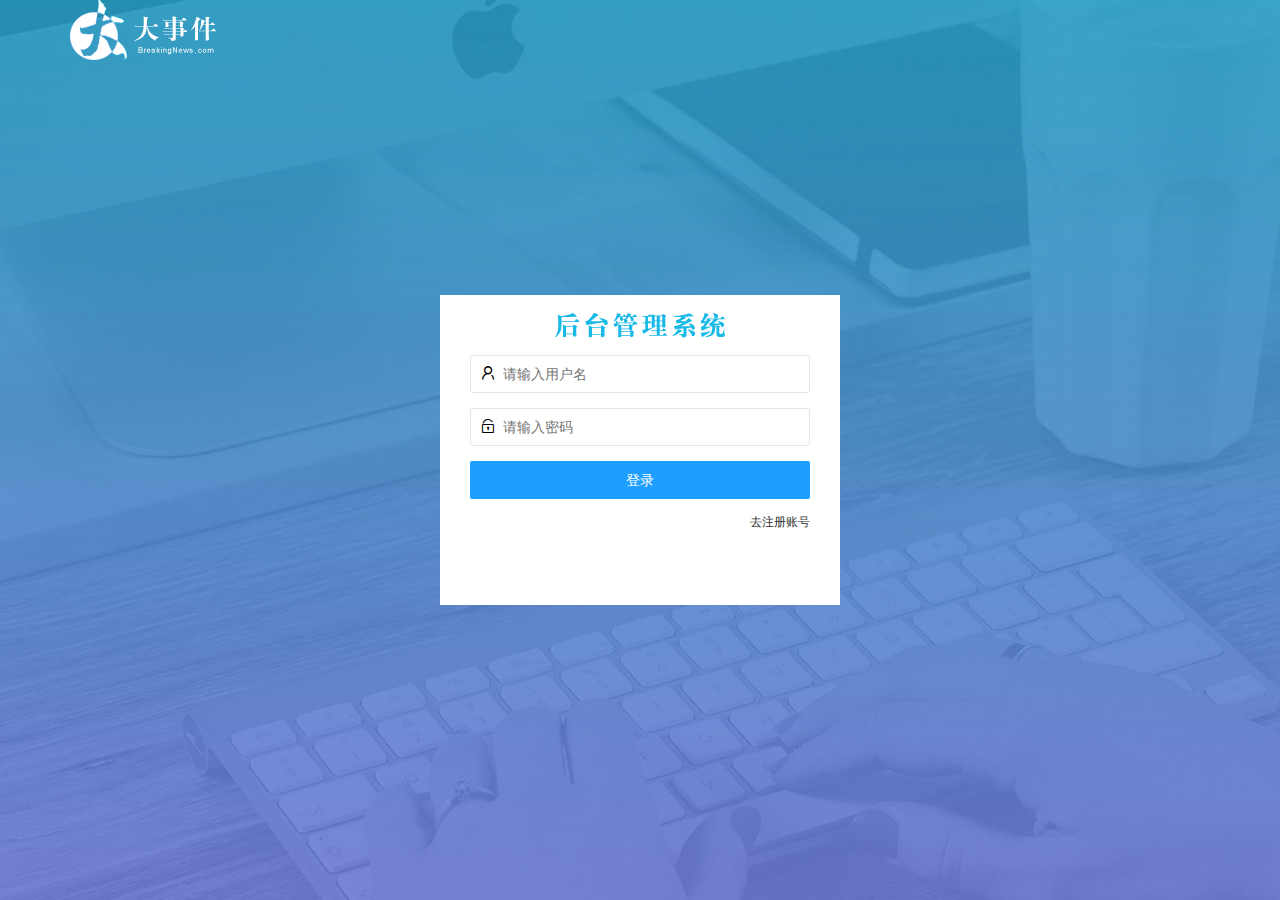
<file: login.html>
<!DOCTYPE html>
<html lang="en">

<head>
    <meta charset="UTF-8">
    <meta http-equiv="X-UA-Compatible" content="IE=edge">
    <meta name="viewport" content="width=device-width, initial-scale=1.0">
    <title>大事件-登录/注册</title>
    <link rel="stylesheet" href="assets/css/login.css">
    <link rel="stylesheet" href="assets/lib/layui/css/layui.css">
    <script src="assets/lib/jquery.js"></script>
    <script src="assets/lib/layui/layui.all.js"></script>
    <script src="assets/js/baseAPI.js"></script>
    <script src="assets/js/login.js"></script>
</head>

<body>
    <!-- 头部logo区域 -->
    <div class="layui-main">
        <img src="assets/images/logo.png" alt="">
    </div>
    <!-- 登录注册区域 -->
    <div class="loginAndRegBox">
        <div class="title-box"></div>
        <!-- 登录 -->
        <div class="login-box">
            <!-- 登录的表单 -->
            <form class="layui-form" action="" id="form_login">
                <!-- 用户名 -->
                <div class="layui-form-item">
                    <i class="layui-icon layui-icon-username"></i>
                    <input type="text" name="username" required lay-verify="required" placeholder="请输入用户名" autocomplete="off" class="layui-input">
                </div>
                <!-- 密码 -->
                <div class="layui-form-item">
                    <i class="layui-icon layui-icon-password"></i>
                    <input type="password" name="password" required lay-verify="required|pwd" placeholder="请输入密码" autocomplete="off" class="layui-input">
                </div>
                <!-- 登录按钮 -->
                <div class="layui-form-item">
                    <!-- 有lay-submit属性的按钮就是一个提交按钮 -->
                    <button class="layui-btn layui-btn-fluid layui-btn-normal" lay-submit>登录</button>
                </div>
                <div class="layui-form-item links">
                    <a href="javascript:;" class="link_reg">去注册账号</a>
                </div>
            </form>
        </div>
        <!-- 注册 -->
        <div class="reg-box">
            <!-- 注册的表单 -->
            <form class="layui-form" action="" id="form_reg">
                <!-- 用户名 -->
                <div class="layui-form-item">
                    <i class="layui-icon layui-icon-username"></i>
                    <input type="text" name="username" required lay-verify="required" placeholder="请输入用户名" autocomplete="off" class="layui-input">
                </div>
                <!-- 密码 -->
                <div class="layui-form-item">
                    <i class="layui-icon layui-icon-password"></i>
                    <input type="password" name="password" required lay-verify="required|pwd" placeholder="请输入密码" autocomplete="off" class="layui-input">
                </div>
                <!-- 确认密码 -->
                <div class="layui-form-item">
                    <i class="layui-icon layui-icon-password"></i>
                    <input type="password" name="repassword" required lay-verify="required|repwd|pwd" placeholder="再次确认密码" autocomplete="off" class="layui-input">
                </div>
                <!-- 注册按钮 -->
                <div class="layui-form-item">
                    <!-- 有lay-submit属性的按钮就是一个提交按钮 -->
                    <button class="layui-btn layui-btn-fluid layui-btn-normal" lay-submit>注册</button>
                </div>
                <div class="layui-form-item links">
                    <a href="javascript:;" class="link_login">去登录</a>
                </div>
            </form>
        </div>
    </div>
</body>

</html>
</file>
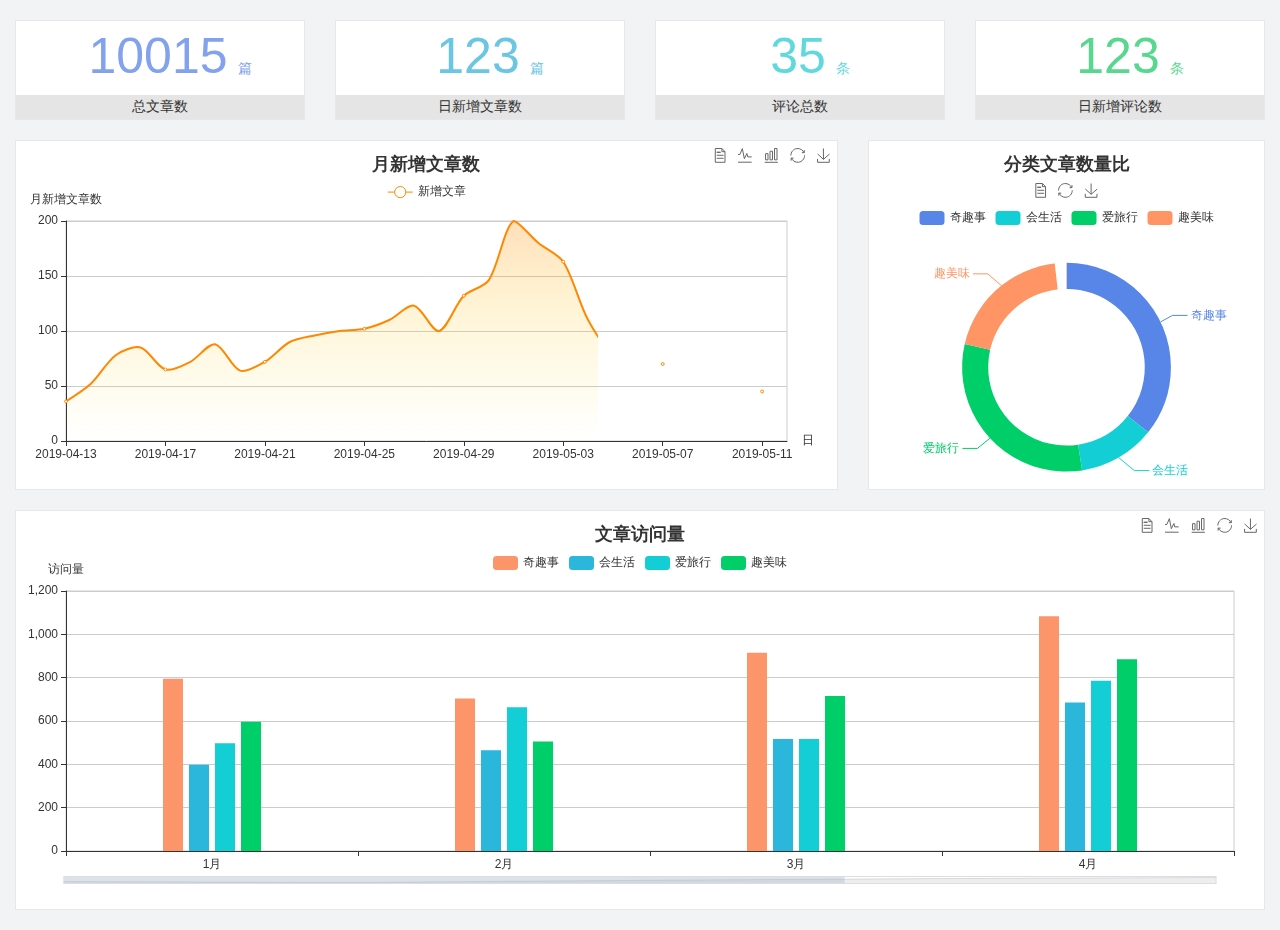
<file: home/dashboard.html>
<!DOCTYPE html>
<html lang="en">

<head>
    <meta charset="UTF-8">
    <meta name="viewport" content="width=device-width, initial-scale=1.0">
    <meta http-equiv="X-UA-Compatible" content="ie=edge">
    <title>图表统计</title>
    <link rel="stylesheet" href="../assets/lib/bootstrap.css" />
    <link rel="stylesheet" href="../assets/lib/main.css" />
    <script src="../assets/lib/jquery.js"></script>
    <script type="text/javascript" src="../assets/lib/echarts.min.js"></script>
</head>

<body>
    <div class="container-fluid">
        <div class="row spannel_list">
            <div class="col-sm-3 col-xs-6">
                <div class="spannel">
                    <em>10015</em><span>篇</span>
                    <b>总文章数</b>
                </div>
            </div>
            <div class="col-sm-3 col-xs-6">
                <div class="spannel scolor01">
                    <em>123</em><span>篇</span>
                    <b>日新增文章数</b>
                </div>
            </div>
            <div class="col-sm-3 col-xs-6">
                <div class="spannel scolor02">
                    <em>35</em><span>条</span>
                    <b>评论总数</b>
                </div>
            </div>
            <div class="col-sm-3 col-xs-6">
                <div class="spannel scolor03">
                    <em>123</em><span>条</span>
                    <b>日新增评论数</b>
                </div>
            </div>
        </div>
    </div>

    <div class="container-fluid">
        <div class="row curve-pie">
            <div class="col-lg-8 col-md-8">
                <div class="gragh_pannel" id="curve_show"></div>
            </div>
            <div class="col-lg-4 col-md-4">
                <div class="gragh_pannel" id="pie_show"></div>
            </div>
        </div>
    </div>

    <div class="container-fluid">
        <div class="column_pannel" id="column_show"></div>
    </div>

    <script>
        var oChart = echarts.init(document.getElementById('curve_show'));
        var aList_all = [{
            'count': 36,
            'date': '2019-04-13'
        }, {
            'count': 52,
            'date': '2019-04-14'
        }, {
            'count': 78,
            'date': '2019-04-15'
        }, {
            'count': 85,
            'date': '2019-04-16'
        }, {
            'count': 65,
            'date': '2019-04-17'
        }, {
            'count': 72,
            'date': '2019-04-18'
        }, {
            'count': 88,
            'date': '2019-04-19'
        }, {
            'count': 64,
            'date': '2019-04-20'
        }, {
            'count': 72,
            'date': '2019-04-21'
        }, {
            'count': 90,
            'date': '2019-04-22'
        }, {
            'count': 96,
            'date': '2019-04-23'
        }, {
            'count': 100,
            'date': '2019-04-24'
        }, {
            'count': 102,
            'date': '2019-04-25'
        }, {
            'count': 110,
            'date': '2019-04-26'
        }, {
            'count': 123,
            'date': '2019-04-27'
        }, {
            'count': 100,
            'date': '2019-04-28'
        }, {
            'count': 132,
            'date': '2019-04-29'
        }, {
            'count': 146,
            'date': '2019-04-30'
        }, {
            'count': 200,
            'date': '2019-05-01'
        }, {
            'count': 180,
            'date': '2019-05-02'
        }, {
            'count': 163,
            'date': '2019-05-03'
        }, {
            'count': 110,
            'date': '2019-05-04'
        }, {
            'count': 80,
            'date': '2019-05-05'
        }, {
            'count': 82,
            'date': '2019-05-06'
        }, {
            'count': 70,
            'date': '2019-05-07'
        }, {
            'count': 65,
            'date': '2019-05-08'
        }, {
            'count': 54,
            'date': '2019-05-09'
        }, {
            'count': 40,
            'date': '2019-05-10'
        }, {
            'count': 45,
            'date': '2019-05-11'
        }, {
            'count': 38,
            'date': '2019-05-12'
        }, ];

        let aCount = [];
        let aDate = [];

        for (var i = 0; i < aList_all.length; i++) {
            aCount.push(aList_all[i].count);
            aDate.push(aList_all[i].date);
        }

        var chartopt = {
            title: {
                text: '月新增文章数',
                left: 'center',
                top: '10'
            },
            tooltip: {
                trigger: 'axis'
            },
            legend: {
                data: ['新增文章'],
                top: '40'
            },
            toolbox: {
                show: true,
                feature: {
                    mark: {
                        show: true
                    },
                    dataView: {
                        show: true,
                        readOnly: false
                    },
                    magicType: {
                        show: true,
                        type: ['line', 'bar']
                    },
                    restore: {
                        show: true
                    },
                    saveAsImage: {
                        show: true
                    }
                }
            },
            calculable: true,
            xAxis: [{
                name: '日',
                type: 'category',
                boundaryGap: false,
                data: aDate
            }],
            yAxis: [{
                name: '月新增文章数',
                type: 'value'
            }],
            series: [{
                name: '新增文章',
                type: 'line',
                smooth: true,
                itemStyle: {
                    normal: {
                        areaStyle: {
                            type: 'default'
                        },
                        color: '#f80'
                    },
                    lineStyle: {
                        color: '#f80'
                    }
                },
                data: aCount
            }],
            areaStyle: {
                normal: {
                    color: new echarts.graphic.LinearGradient(0, 0, 0, 1, [{
                        offset: 0,
                        color: 'rgba(255,136,0,0.39)'
                    }, {
                        offset: .34,
                        color: 'rgba(255,180,0,0.25)'
                    }, {
                        offset: 1,
                        color: 'rgba(255,222,0,0.00)'
                    }])

                }
            },
            grid: {
                show: true,
                x: 50,
                x2: 50,
                y: 80,
                height: 220
            }
        };

        oChart.setOption(chartopt);


        var oPie = echarts.init(document.getElementById('pie_show'));
        var oPieopt = {
            title: {
                top: 10,
                text: '分类文章数量比',
                x: 'center'
            },
            tooltip: {
                trigger: 'item',
                formatter: "{a} <br/>{b} : {c} ({d}%)"
            },
            color: ['#5885e8', '#13cfd5', '#00ce68', '#ff9565'],
            legend: {
                x: 'center',
                top: 65,
                data: ['奇趣事', '会生活', '爱旅行', '趣美味']
            },
            toolbox: {
                show: true,
                x: 'center',
                top: 35,
                feature: {
                    mark: {
                        show: true
                    },
                    dataView: {
                        show: true,
                        readOnly: false
                    },
                    magicType: {
                        show: true,
                        type: ['pie', 'funnel'],
                        option: {
                            funnel: {
                                x: '25%',
                                width: '50%',
                                funnelAlign: 'left',
                                max: 1548
                            }
                        }
                    },
                    restore: {
                        show: true
                    },
                    saveAsImage: {
                        show: true
                    }
                }
            },
            calculable: true,
            series: [{
                name: '访问来源',
                type: 'pie',
                radius: ['45%', '60%'],
                center: ['50%', '65%'],
                data: [{
                    value: 300,
                    name: '奇趣事'
                }, {
                    value: 100,
                    name: '会生活'
                }, {
                    value: 260,
                    name: '爱旅行'
                }, {
                    value: 180,
                    name: '趣美味'
                }]
            }]
        };
        oPie.setOption(oPieopt);



        var oColumn = this.echarts.init(document.getElementById('column_show'));
        var oColumnopt = {
            title: {
                text: '文章访问量',
                left: 'center',
                top: '10'
            },
            tooltip: {
                trigger: 'axis'
            },
            legend: {
                data: ['奇趣事', '会生活', '爱旅行', '趣美味'],
                top: '40'
            },
            toolbox: {
                show: true,
                feature: {
                    mark: {
                        show: true
                    },
                    dataView: {
                        show: true,
                        readOnly: false
                    },
                    magicType: {
                        show: true,
                        type: ['line', 'bar']
                    },
                    restore: {
                        show: true
                    },
                    saveAsImage: {
                        show: true
                    }
                }
            },
            calculable: true,
            xAxis: [{
                type: 'category',
                data: ['1月', '2月', '3月', '4月', '5月']
            }],
            yAxis: [{
                name: '访问量',
                type: 'value'
            }],
            series: [{
                name: '奇趣事',
                type: 'bar',
                barWidth: 20,
                itemStyle: {
                    normal: {
                        areaStyle: {
                            type: 'default'
                        },
                        color: '#fd956a'
                    }
                },
                data: [800, 708, 920, 1090, 1200]
            }, {
                name: '会生活',
                type: 'bar',
                barWidth: 20,
                itemStyle: {
                    normal: {
                        areaStyle: {
                            type: 'default'
                        },
                        color: '#2bb6db'
                    }
                },
                data: [400, 468, 520, 690, 800]
            }, {
                name: '爱旅行',
                type: 'bar',
                barWidth: 20,
                itemStyle: {
                    normal: {
                        areaStyle: {
                            type: 'default'
                        },
                        color: '#13cfd5'
                    }
                },
                data: [500, 668, 520, 790, 900]
            }, {
                name: '趣美味',
                type: 'bar',
                barWidth: 20,
                itemStyle: {
                    normal: {
                        areaStyle: {
                            type: 'default'
                        },
                        color: '#00ce68'
                    }
                },
                data: [600, 508, 720, 890, 1000]
            }],
            grid: {
                show: true,
                x: 50,
                x2: 30,
                y: 80,
                height: 260
            },
            dataZoom: [ //给x轴设置滚动条
                {
                    start: 0, //默认为0
                    end: 100 - 1000 / 31, //默认为100
                    type: 'slider',
                    show: true,
                    xAxisIndex: [0],
                    handleSize: 0, //滑动条的 左右2个滑动条的大小
                    height: 8, //组件高度
                    left: 45, //左边的距离
                    right: 50, //右边的距离
                    bottom: 26, //右边的距离
                    handleColor: '#ddd', //h滑动图标的颜色
                    handleStyle: {
                        borderColor: "#cacaca",
                        borderWidth: "1",
                        shadowBlur: 2,
                        background: "#ddd",
                        shadowColor: "#ddd",
                    }
                }
            ]
        };
        oColumn.setOption(oColumnopt);
    </script>
</body>

</html>
</file>
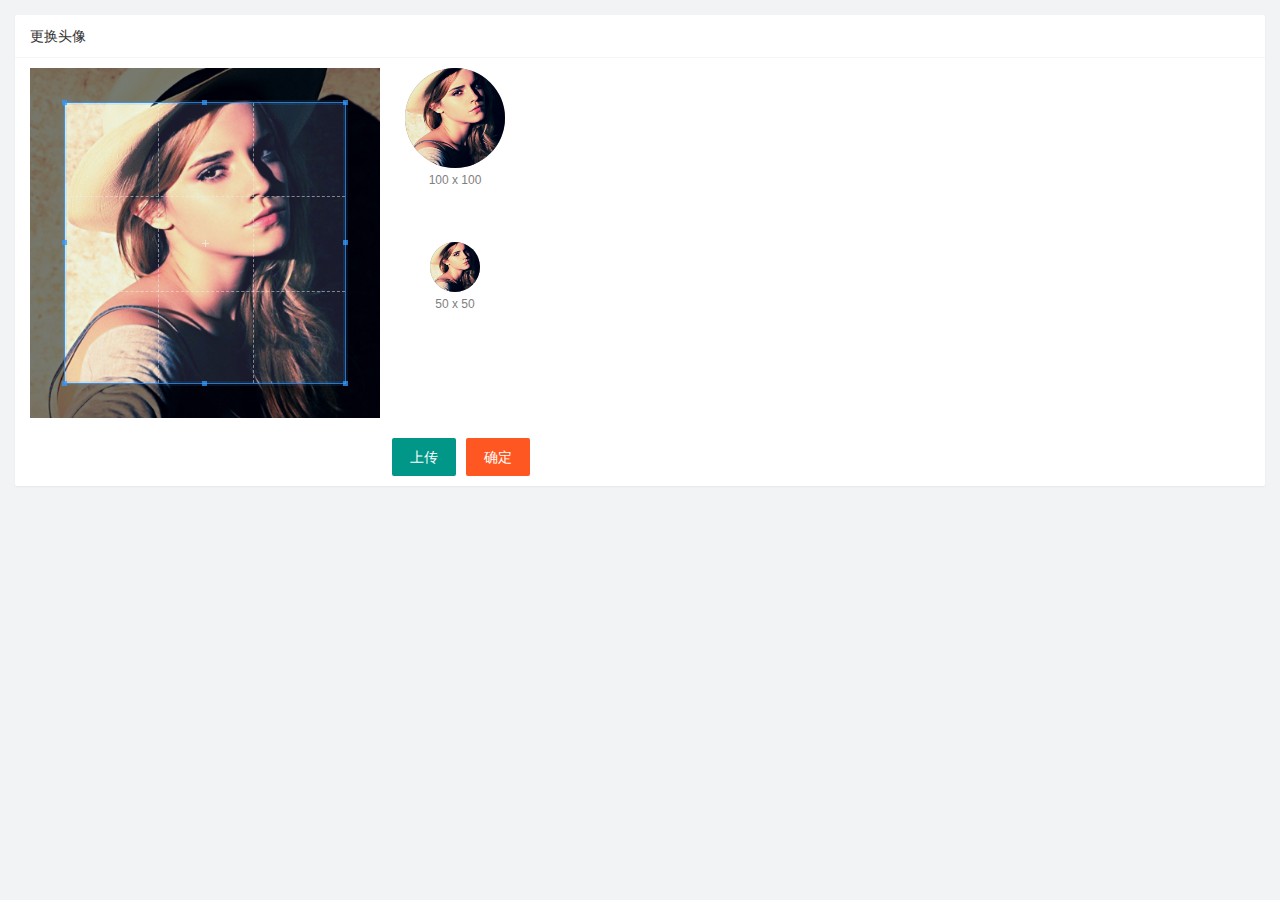
<file: user/user_avatar.html>
<!DOCTYPE html>
<html lang="en">

<head>
    <meta charset="UTF-8">
    <meta http-equiv="X-UA-Compatible" content="IE=edge">
    <meta name="viewport" content="width=device-width, initial-scale=1.0">
    <title>Document</title>
    <link rel="stylesheet" href="../assets/lib/layui/css/layui.css">
    <link rel="stylesheet" href="../assets/lib/cropper/cropper.css">
    <link rel="stylesheet" href="../assets/css/user/user_avatar.css">
</head>

<body>
    <div class="layui-card">
        <div class="layui-card-header">更换头像</div>
        <div class="layui-card-body">
            <!-- 第一行的图片裁剪和预览区域 -->
            <div class="row1">
                <!-- 图片裁剪区域 -->
                <div class="cropper-box">
                    <!-- 这个 img 标签很重要，将来会把它初始化为裁剪区域 -->
                    <img id="image" src="../assets/images/sample.jpg" />
                </div>
                <!-- 图片的预览区域 -->
                <div class="preview-box">
                    <div>
                        <!-- 宽高为 100px 的预览区域 -->
                        <div class="img-preview w100"></div>
                        <p class="size">100 x 100</p>
                    </div>
                    <div>
                        <!-- 宽高为 50px 的预览区域 -->
                        <div class="img-preview w50"></div>
                        <p class="size">50 x 50</p>
                    </div>
                </div>
            </div>

            <!-- 第二行的按钮区域 -->
            <div class="row2">
                <!-- 通过accept属性来控制用户选择什么类型的文件 -->
                <input type="file" id="file" accept="image/jpeg,image/png">
                <button type="button" class="layui-btn" id="btnChooseImage">上传</button>
                <button type="button" class="layui-btn layui-btn-danger" id="btnUpload">确定</button>
            </div>
        </div>
    </div>

    <script src="../assets/lib/layui/layui.all.js"></script>
    <script src="../assets/lib/jquery.js"></script>
    <script src="../assets/lib/cropper/Cropper.js"></script>
    <script src="../assets/lib/cropper/jquery-cropper.js"></script>
    <script src="../assets/js/baseAPI.js"></script>
    <script src="../assets/js/user/user_avatar.js"></script>
</body>

</html>
</file>
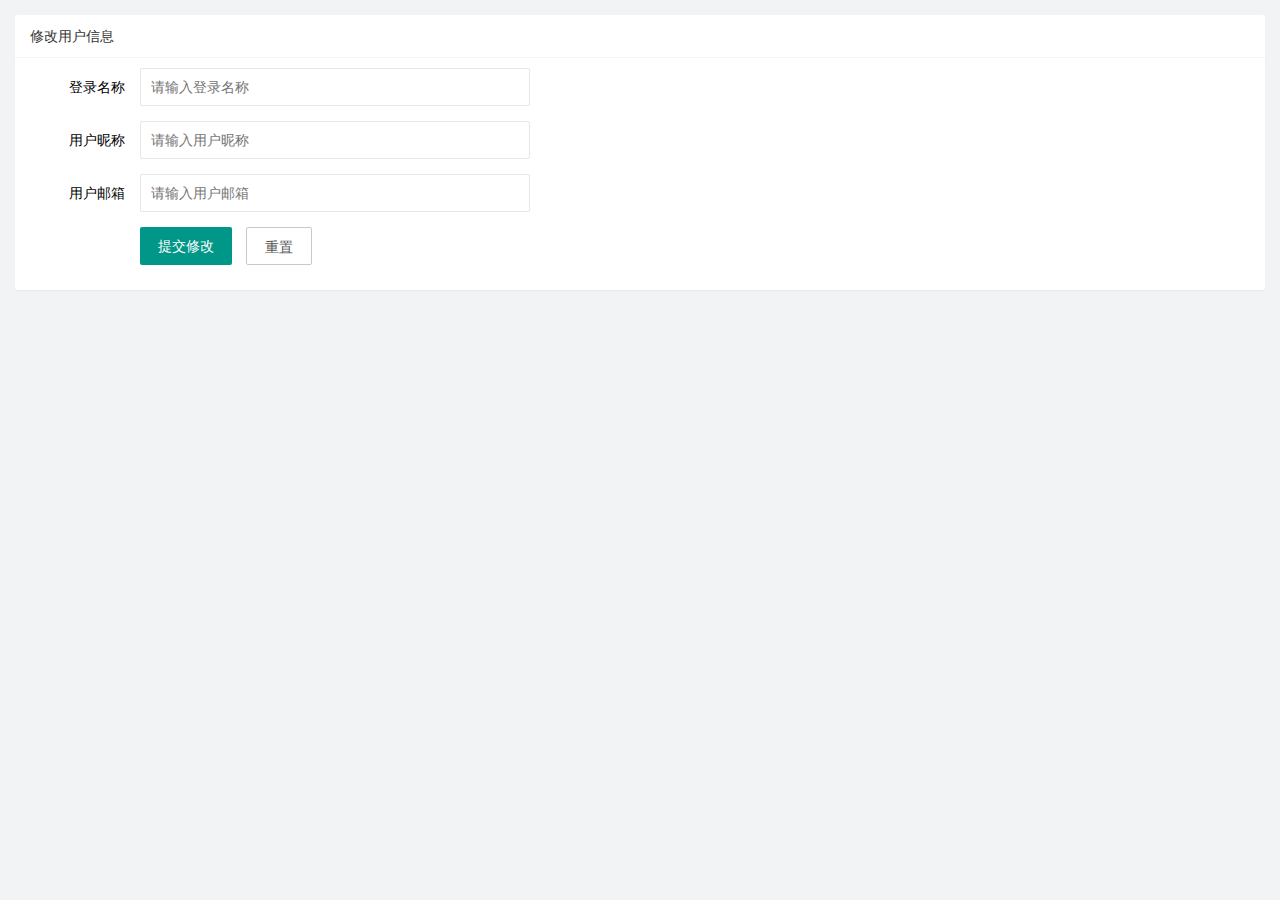
<file: user/user_info.html>
<!DOCTYPE html>
<html lang="en">

<head>
    <meta charset="UTF-8">
    <meta http-equiv="X-UA-Compatible" content="IE=edge">
    <meta name="viewport" content="width=device-width, initial-scale=1.0">
    <title>Document</title>
    <link rel="stylesheet" href="../assets/lib/layui/css/layui.css">
    <link rel="stylesheet" href="../assets/css/user/user_info.css">
</head>

<body>
    <div class="layui-card">
        <div class="layui-card-header">修改用户信息</div>
        <div class="layui-card-body">
            <form class="layui-form" action="" lay-filter="formUserInfo">
                <input type="hidden" name="id">
                <div class="layui-form-item">
                    <label class="layui-form-label">登录名称</label>
                    <div class="layui-input-block">
                        <input type="text" name="username" required lay-verify="required" placeholder="请输入登录名称" autocomplete="off" class="layui-input" readonly>
                    </div>
                </div>
                <div class="layui-form-item">
                    <label class="layui-form-label">用户昵称</label>
                    <div class="layui-input-block">
                        <input type="text" name="nickname" required lay-verify="required|nickname" placeholder="请输入用户昵称" autocomplete="off" class="layui-input">
                    </div>
                </div>
                <div class="layui-form-item">
                    <label class="layui-form-label">用户邮箱</label>
                    <div class="layui-input-block">
                        <input type="text" name="email" required lay-verify="required|email" placeholder="请输入用户邮箱" autocomplete="off" class="layui-input">
                    </div>
                </div>
                <div class="layui-form-item">
                    <div class="layui-input-block">
                        <button class="layui-btn" lay-submit lay-filter="formDemo">提交修改</button>
                        <button type="reset" class="layui-btn layui-btn-primary" id="btnReset">重置</button>
                    </div>
                </div>
            </form>
        </div>
    </div>
    <script src="../assets/lib/layui/layui.all.js"></script>
    <script src="../assets/lib/jquery.js"></script>
    <script src="../assets/js/baseAPI.js"></script>
    <script src="../assets/js/user/user_info.js"></script>
</body>

</html>
</file>
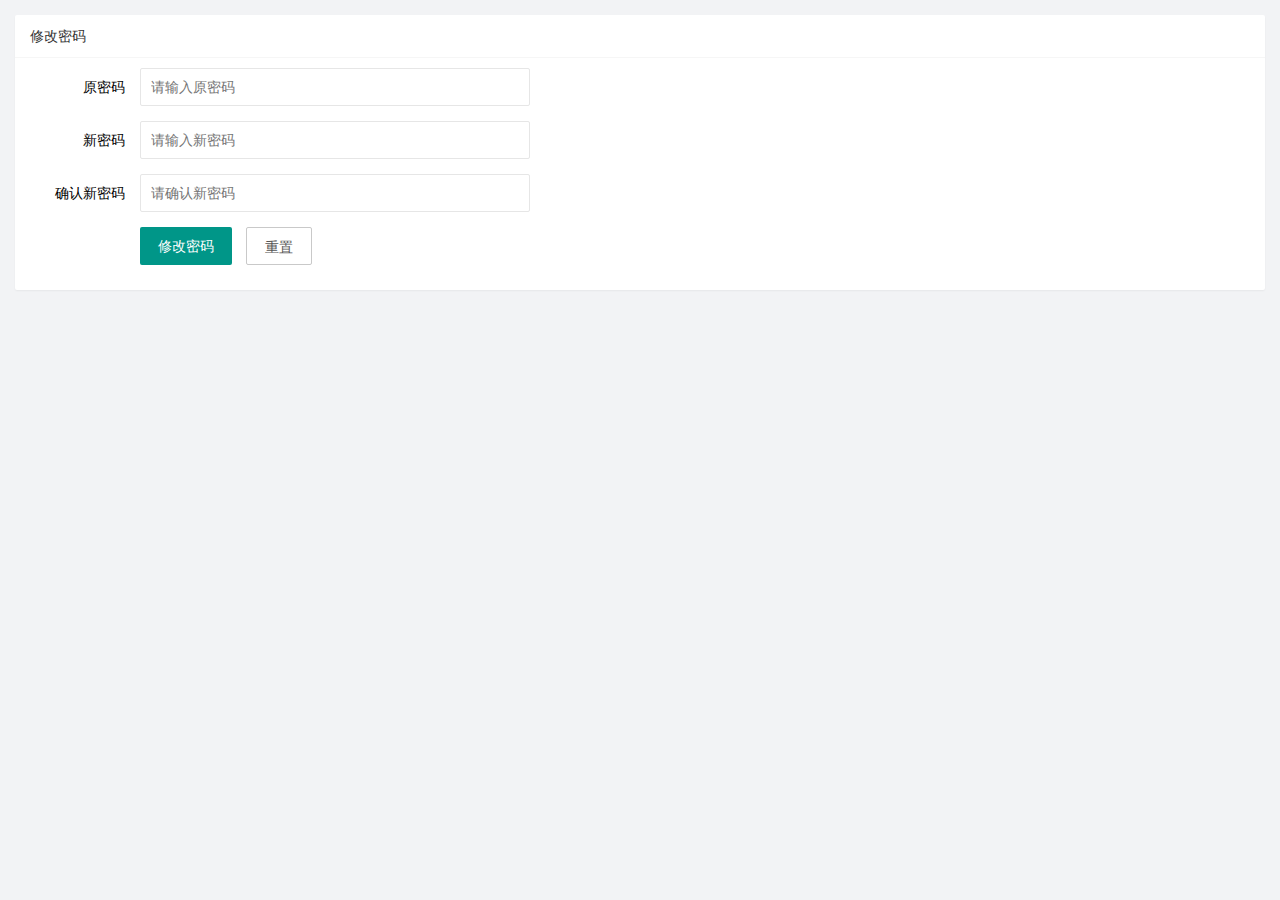
<file: user/user_pwd.html>
<!DOCTYPE html>
<html lang="en">

<head>
    <meta charset="UTF-8">
    <meta http-equiv="X-UA-Compatible" content="IE=edge">
    <meta name="viewport" content="width=device-width, initial-scale=1.0">
    <title>Document</title>
    <link rel="stylesheet" href="../assets/lib/layui/css/layui.css">
    <link rel="stylesheet" href="../assets/css/user/user_pwd.css">
</head>

<body>
    <div class="layui-card">
        <div class="layui-card-header">修改密码</div>
        <div class="layui-card-body">
            <form class="layui-form" action="" lay-filter="formUserInfo">
                <input type="hidden" name="id">
                <div class="layui-form-item">
                    <label class="layui-form-label">原密码</label>
                    <div class="layui-input-block">
                        <input type="password" name="oldPwd" required lay-verify="required|pwd" placeholder="请输入原密码" autocomplete="off" class="layui-input">
                    </div>
                </div>
                <div class="layui-form-item">
                    <label class="layui-form-label">新密码</label>
                    <div class="layui-input-block">
                        <input type="password" name="newPwd" required lay-verify="required|pwd|samePwd" placeholder="请输入新密码" autocomplete="off" class="layui-input">
                    </div>
                </div>
                <div class="layui-form-item">
                    <label class="layui-form-label">确认新密码</label>
                    <div class="layui-input-block">
                        <input type="password" name="rePwd" required lay-verify="required|pwd|rePwd" placeholder="请确认新密码" autocomplete="off" class="layui-input">
                    </div>
                </div>
                <div class="layui-form-item">
                    <div class="layui-input-block">
                        <button class="layui-btn" lay-submit lay-filter="formDemo">修改密码</button>
                        <button type="reset" class="layui-btn layui-btn-primary" id="btnReset">重置</button>
                    </div>
                </div>
            </form>
        </div>
    </div>

    <script src="../assets/lib/layui/layui.all.js"></script>
    <script src="../assets/lib/jquery.js"></script>
    <script src="../assets/js/baseAPI.js"></script>
    <script src="../assets/js/user/user_pwd.js"></script>
</body>

</html>
</file>
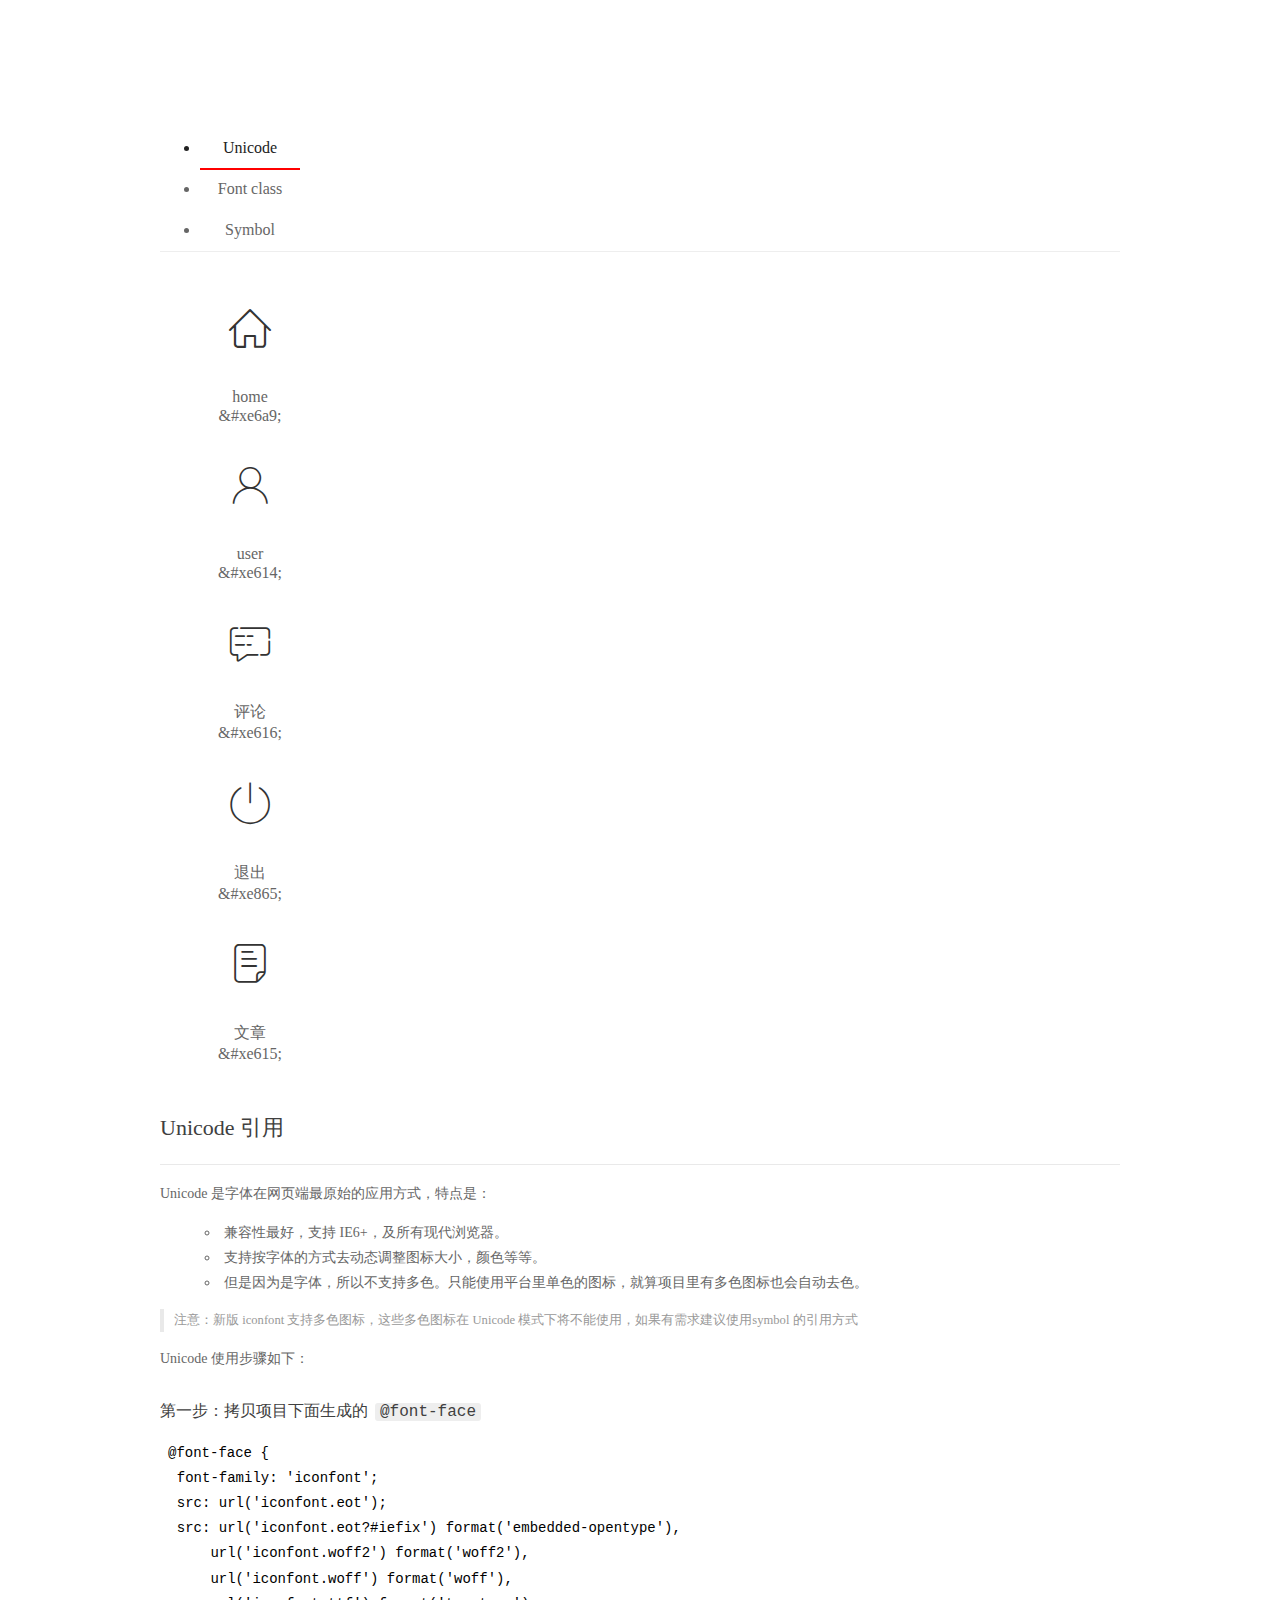
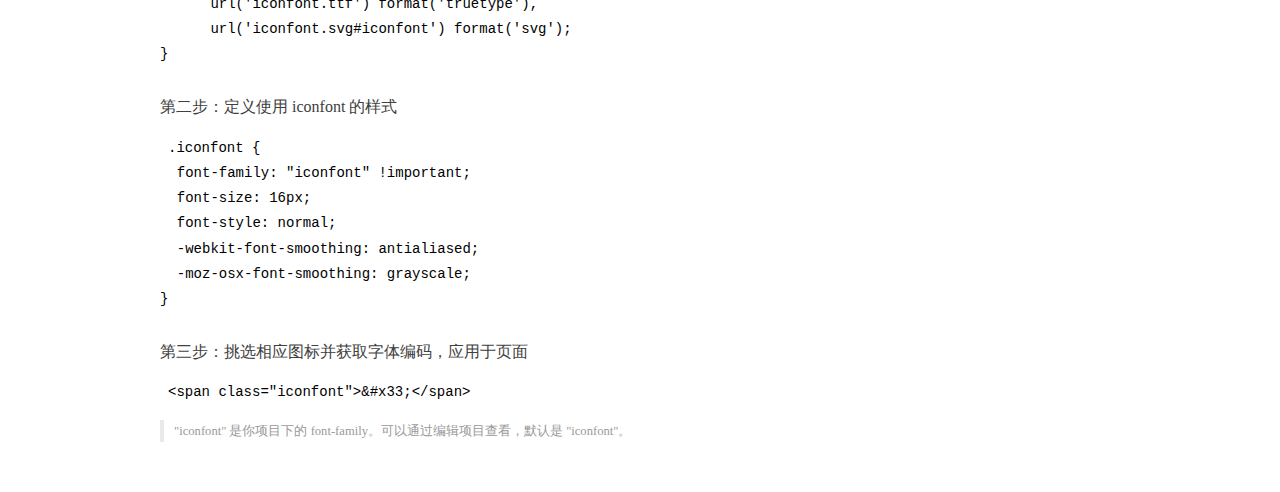
<file: assets/fonts/demo_index.html>
<!DOCTYPE html>
<html>
<head>
  <meta charset="utf-8"/>
  <title>IconFont Demo</title>
  <link rel="shortcut icon" href="https://gtms04.alicdn.com/tps/i4/TB1_oz6GVXXXXaFXpXXJDFnIXXX-64-64.ico" type="image/x-icon"/>
  <link rel="stylesheet" href="https://g.alicdn.com/thx/cube/1.3.2/cube.min.css">
  <link rel="stylesheet" href="demo.css">
  <link rel="stylesheet" href="iconfont.css">
  <script src="iconfont.js"></script>
  <!-- jQuery -->
  <script src="https://a1.alicdn.com/oss/uploads/2018/12/26/7bfddb60-08e8-11e9-9b04-53e73bb6408b.js"></script>
  <!-- 代码高亮 -->
  <script src="https://a1.alicdn.com/oss/uploads/2018/12/26/a3f714d0-08e6-11e9-8a15-ebf944d7534c.js"></script>
</head>
<body>
  <div class="main">
    <h1 class="logo"><a href="https://www.iconfont.cn/" title="iconfont 首页" target="_blank">&#xe86b;</a></h1>
    <div class="nav-tabs">
      <ul id="tabs" class="dib-box">
        <li class="dib active"><span>Unicode</span></li>
        <li class="dib"><span>Font class</span></li>
        <li class="dib"><span>Symbol</span></li>
      </ul>
      
    </div>
    <div class="tab-container">
      <div class="content unicode" style="display: block;">
          <ul class="icon_lists dib-box">
          
            <li class="dib">
              <span class="icon iconfont">&#xe6a9;</span>
                <div class="name">home</div>
                <div class="code-name">&amp;#xe6a9;</div>
              </li>
          
            <li class="dib">
              <span class="icon iconfont">&#xe614;</span>
                <div class="name">user</div>
                <div class="code-name">&amp;#xe614;</div>
              </li>
          
            <li class="dib">
              <span class="icon iconfont">&#xe616;</span>
                <div class="name">评论</div>
                <div class="code-name">&amp;#xe616;</div>
              </li>
          
            <li class="dib">
              <span class="icon iconfont">&#xe865;</span>
                <div class="name">退出</div>
                <div class="code-name">&amp;#xe865;</div>
              </li>
          
            <li class="dib">
              <span class="icon iconfont">&#xe615;</span>
                <div class="name">文章</div>
                <div class="code-name">&amp;#xe615;</div>
              </li>
          
          </ul>
          <div class="article markdown">
          <h2 id="unicode-">Unicode 引用</h2>
          <hr>

          <p>Unicode 是字体在网页端最原始的应用方式，特点是：</p>
          <ul>
            <li>兼容性最好，支持 IE6+，及所有现代浏览器。</li>
            <li>支持按字体的方式去动态调整图标大小，颜色等等。</li>
            <li>但是因为是字体，所以不支持多色。只能使用平台里单色的图标，就算项目里有多色图标也会自动去色。</li>
          </ul>
          <blockquote>
            <p>注意：新版 iconfont 支持多色图标，这些多色图标在 Unicode 模式下将不能使用，如果有需求建议使用symbol 的引用方式</p>
          </blockquote>
          <p>Unicode 使用步骤如下：</p>
          <h3 id="-font-face">第一步：拷贝项目下面生成的 <code>@font-face</code></h3>
<pre><code class="language-css"
>@font-face {
  font-family: 'iconfont';
  src: url('iconfont.eot');
  src: url('iconfont.eot?#iefix') format('embedded-opentype'),
      url('iconfont.woff2') format('woff2'),
      url('iconfont.woff') format('woff'),
      url('iconfont.ttf') format('truetype'),
      url('iconfont.svg#iconfont') format('svg');
}
</code></pre>
          <h3 id="-iconfont-">第二步：定义使用 iconfont 的样式</h3>
<pre><code class="language-css"
>.iconfont {
  font-family: "iconfont" !important;
  font-size: 16px;
  font-style: normal;
  -webkit-font-smoothing: antialiased;
  -moz-osx-font-smoothing: grayscale;
}
</code></pre>
          <h3 id="-">第三步：挑选相应图标并获取字体编码，应用于页面</h3>
<pre>
<code class="language-html"
>&lt;span class="iconfont"&gt;&amp;#x33;&lt;/span&gt;
</code></pre>
          <blockquote>
            <p>"iconfont" 是你项目下的 font-family。可以通过编辑项目查看，默认是 "iconfont"。</p>
          </blockquote>
          </div>
      </div>
      <div class="content font-class">
        <ul class="icon_lists dib-box">
          
          <li class="dib">
            <span class="icon iconfont icon-home"></span>
            <div class="name">
              home
            </div>
            <div class="code-name">.icon-home
            </div>
          </li>
          
          <li class="dib">
            <span class="icon iconfont icon-user"></span>
            <div class="name">
              user
            </div>
            <div class="code-name">.icon-user
            </div>
          </li>
          
          <li class="dib">
            <span class="icon iconfont icon-pinglun"></span>
            <div class="name">
              评论
            </div>
            <div class="code-name">.icon-pinglun
            </div>
          </li>
          
          <li class="dib">
            <span class="icon iconfont icon-tuichu"></span>
            <div class="name">
              退出
            </div>
            <div class="code-name">.icon-tuichu
            </div>
          </li>
          
          <li class="dib">
            <span class="icon iconfont icon-16"></span>
            <div class="name">
              文章
            </div>
            <div class="code-name">.icon-16
            </div>
          </li>
          
        </ul>
        <div class="article markdown">
        <h2 id="font-class-">font-class 引用</h2>
        <hr>

        <p>font-class 是 Unicode 使用方式的一种变种，主要是解决 Unicode 书写不直观，语意不明确的问题。</p>
        <p>与 Unicode 使用方式相比，具有如下特点：</p>
        <ul>
          <li>兼容性良好，支持 IE8+，及所有现代浏览器。</li>
          <li>相比于 Unicode 语意明确，书写更直观。可以很容易分辨这个 icon 是什么。</li>
          <li>因为使用 class 来定义图标，所以当要替换图标时，只需要修改 class 里面的 Unicode 引用。</li>
          <li>不过因为本质上还是使用的字体，所以多色图标还是不支持的。</li>
        </ul>
        <p>使用步骤如下：</p>
        <h3 id="-fontclass-">第一步：引入项目下面生成的 fontclass 代码：</h3>
<pre><code class="language-html">&lt;link rel="stylesheet" href="./iconfont.css"&gt;
</code></pre>
        <h3 id="-">第二步：挑选相应图标并获取类名，应用于页面：</h3>
<pre><code class="language-html">&lt;span class="iconfont icon-xxx"&gt;&lt;/span&gt;
</code></pre>
        <blockquote>
          <p>"
            iconfont" 是你项目下的 font-family。可以通过编辑项目查看，默认是 "iconfont"。</p>
        </blockquote>
      </div>
      </div>
      <div class="content symbol">
          <ul class="icon_lists dib-box">
          
            <li class="dib">
                <svg class="icon svg-icon" aria-hidden="true">
                  <use xlink:href="#icon-home"></use>
                </svg>
                <div class="name">home</div>
                <div class="code-name">#icon-home</div>
            </li>
          
            <li class="dib">
                <svg class="icon svg-icon" aria-hidden="true">
                  <use xlink:href="#icon-user"></use>
                </svg>
                <div class="name">user</div>
                <div class="code-name">#icon-user</div>
            </li>
          
            <li class="dib">
                <svg class="icon svg-icon" aria-hidden="true">
                  <use xlink:href="#icon-pinglun"></use>
                </svg>
                <div class="name">评论</div>
                <div class="code-name">#icon-pinglun</div>
            </li>
          
            <li class="dib">
                <svg class="icon svg-icon" aria-hidden="true">
                  <use xlink:href="#icon-tuichu"></use>
                </svg>
                <div class="name">退出</div>
                <div class="code-name">#icon-tuichu</div>
            </li>
          
            <li class="dib">
                <svg class="icon svg-icon" aria-hidden="true">
                  <use xlink:href="#icon-16"></use>
                </svg>
                <div class="name">文章</div>
                <div class="code-name">#icon-16</div>
            </li>
          
          </ul>
          <div class="article markdown">
          <h2 id="symbol-">Symbol 引用</h2>
          <hr>

          <p>这是一种全新的使用方式，应该说这才是未来的主流，也是平台目前推荐的用法。相关介绍可以参考这篇<a href="">文章</a>
            这种用法其实是做了一个 SVG 的集合，与另外两种相比具有如下特点：</p>
          <ul>
            <li>支持多色图标了，不再受单色限制。</li>
            <li>通过一些技巧，支持像字体那样，通过 <code>font-size</code>, <code>color</code> 来调整样式。</li>
            <li>兼容性较差，支持 IE9+，及现代浏览器。</li>
            <li>浏览器渲染 SVG 的性能一般，还不如 png。</li>
          </ul>
          <p>使用步骤如下：</p>
          <h3 id="-symbol-">第一步：引入项目下面生成的 symbol 代码：</h3>
<pre><code class="language-html">&lt;script src="./iconfont.js"&gt;&lt;/script&gt;
</code></pre>
          <h3 id="-css-">第二步：加入通用 CSS 代码（引入一次就行）：</h3>
<pre><code class="language-html">&lt;style&gt;
.icon {
  width: 1em;
  height: 1em;
  vertical-align: -0.15em;
  fill: currentColor;
  overflow: hidden;
}
&lt;/style&gt;
</code></pre>
          <h3 id="-">第三步：挑选相应图标并获取类名，应用于页面：</h3>
<pre><code class="language-html">&lt;svg class="icon" aria-hidden="true"&gt;
  &lt;use xlink:href="#icon-xxx"&gt;&lt;/use&gt;
&lt;/svg&gt;
</code></pre>
          </div>
      </div>

    </div>
  </div>
  <script>
  $(document).ready(function () {
      $('.tab-container .content:first').show()

      $('#tabs li').click(function (e) {
        var tabContent = $('.tab-container .content')
        var index = $(this).index()

        if ($(this).hasClass('active')) {
          return
        } else {
          $('#tabs li').removeClass('active')
          $(this).addClass('active')

          tabContent.hide().eq(index).fadeIn()
        }
      })
    })
  </script>
</body>
</html>
</file>
<file: assets/css/login.css>
html,
body {
    margin: 0;
    padding: 0;
    height: 100%;
    width: 100%;
    background: url('../images/login_bg.jpg') no-repeat center;
    background-size: cover;
}

.loginAndRegBox {
    width: 400px;
    height: 310px;
    background-color: #fff;
    position: absolute;
    left: 50%;
    top: 50%;
    transform: translate(-50%, -50%);
}

.title-box {
    height: 60px;
    background: url('../images/login_title.png') no-repeat center;
}

.reg-box {
    display: none;
}

.layui-form {
    padding: 0 30px;
}

.links {
    display: flex;
    justify-content: flex-end;
}

.links a {
    font-size: 12px;
}

.layui-form-item {
    position: relative;
}

.layui-icon {
    position: absolute;
    left: 10px;
    top: 10px;
}

.layui-input {
    padding-left: 32px !important;
}
</file>
<file: assets/lib/layui/css/layui.css>
/** layui-v2.5.5 MIT License By https://www.layui.com */
 .layui-inline,img{display:inline-block;vertical-align:middle}h1,h2,h3,h4,h5,h6{font-weight:400}.layui-edge,.layui-header,.layui-inline,.layui-main{position:relative}.layui-body,.layui-edge,.layui-elip{overflow:hidden}.layui-btn,.layui-edge,.layui-inline,img{vertical-align:middle}.layui-btn,.layui-disabled,.layui-icon,.layui-unselect{-moz-user-select:none;-webkit-user-select:none;-ms-user-select:none}.layui-elip,.layui-form-checkbox span,.layui-form-pane .layui-form-label{text-overflow:ellipsis;white-space:nowrap}.layui-breadcrumb,.layui-tree-btnGroup{visibility:hidden}blockquote,body,button,dd,div,dl,dt,form,h1,h2,h3,h4,h5,h6,input,li,ol,p,pre,td,textarea,th,ul{margin:0;padding:0;-webkit-tap-highlight-color:rgba(0,0,0,0)}a:active,a:hover{outline:0}img{border:none}li{list-style:none}table{border-collapse:collapse;border-spacing:0}h4,h5,h6{font-size:100%}button,input,optgroup,option,select,textarea{font-family:inherit;font-size:inherit;font-style:inherit;font-weight:inherit;outline:0}pre{white-space:pre-wrap;white-space:-moz-pre-wrap;white-space:-pre-wrap;white-space:-o-pre-wrap;word-wrap:break-word}body{line-height:24px;font:14px Helvetica Neue,Helvetica,PingFang SC,Tahoma,Arial,sans-serif}hr{height:1px;margin:10px 0;border:0;clear:both}a{color:#333;text-decoration:none}a:hover{color:#777}a cite{font-style:normal;*cursor:pointer}.layui-border-box,.layui-border-box *{box-sizing:border-box}.layui-box,.layui-box *{box-sizing:content-box}.layui-clear{clear:both;*zoom:1}.layui-clear:after{content:'\20';clear:both;*zoom:1;display:block;height:0}.layui-inline{*display:inline;*zoom:1}.layui-edge{display:inline-block;width:0;height:0;border-width:6px;border-style:dashed;border-color:transparent}.layui-edge-top{top:-4px;border-bottom-color:#999;border-bottom-style:solid}.layui-edge-right{border-left-color:#999;border-left-style:solid}.layui-edge-bottom{top:2px;border-top-color:#999;border-top-style:solid}.layui-edge-left{border-right-color:#999;border-right-style:solid}.layui-disabled,.layui-disabled:hover{color:#d2d2d2!important;cursor:not-allowed!important}.layui-circle{border-radius:100%}.layui-show{display:block!important}.layui-hide{display:none!important}@font-face{font-family:layui-icon;src:url(../font/iconfont.eot?v=250);src:url(../font/iconfont.eot?v=250#iefix) format('embedded-opentype'),url(../font/iconfont.woff2?v=250) format('woff2'),url(../font/iconfont.woff?v=250) format('woff'),url(../font/iconfont.ttf?v=250) format('truetype'),url(../font/iconfont.svg?v=250#layui-icon) format('svg')}.layui-icon{font-family:layui-icon!important;font-size:16px;font-style:normal;-webkit-font-smoothing:antialiased;-moz-osx-font-smoothing:grayscale}.layui-icon-reply-fill:before{content:"\e611"}.layui-icon-set-fill:before{content:"\e614"}.layui-icon-menu-fill:before{content:"\e60f"}.layui-icon-search:before{content:"\e615"}.layui-icon-share:before{content:"\e641"}.layui-icon-set-sm:before{content:"\e620"}.layui-icon-engine:before{content:"\e628"}.layui-icon-close:before{content:"\1006"}.layui-icon-close-fill:before{content:"\1007"}.layui-icon-chart-screen:before{content:"\e629"}.layui-icon-star:before{content:"\e600"}.layui-icon-circle-dot:before{content:"\e617"}.layui-icon-chat:before{content:"\e606"}.layui-icon-release:before{content:"\e609"}.layui-icon-list:before{content:"\e60a"}.layui-icon-chart:before{content:"\e62c"}.layui-icon-ok-circle:before{content:"\1005"}.layui-icon-layim-theme:before{content:"\e61b"}.layui-icon-table:before{content:"\e62d"}.layui-icon-right:before{content:"\e602"}.layui-icon-left:before{content:"\e603"}.layui-icon-cart-simple:before{content:"\e698"}.layui-icon-face-cry:before{content:"\e69c"}.layui-icon-face-smile:before{content:"\e6af"}.layui-icon-survey:before{content:"\e6b2"}.layui-icon-tree:before{content:"\e62e"}.layui-icon-upload-circle:before{content:"\e62f"}.layui-icon-add-circle:before{content:"\e61f"}.layui-icon-download-circle:before{content:"\e601"}.layui-icon-templeate-1:before{content:"\e630"}.layui-icon-util:before{content:"\e631"}.layui-icon-face-surprised:before{content:"\e664"}.layui-icon-edit:before{content:"\e642"}.layui-icon-speaker:before{content:"\e645"}.layui-icon-down:before{content:"\e61a"}.layui-icon-file:before{content:"\e621"}.layui-icon-layouts:before{content:"\e632"}.layui-icon-rate-half:before{content:"\e6c9"}.layui-icon-add-circle-fine:before{content:"\e608"}.layui-icon-prev-circle:before{content:"\e633"}.layui-icon-read:before{content:"\e705"}.layui-icon-404:before{content:"\e61c"}.layui-icon-carousel:before{content:"\e634"}.layui-icon-help:before{content:"\e607"}.layui-icon-code-circle:before{content:"\e635"}.layui-icon-water:before{content:"\e636"}.layui-icon-username:before{content:"\e66f"}.layui-icon-find-fill:before{content:"\e670"}.layui-icon-about:before{content:"\e60b"}.layui-icon-location:before{content:"\e715"}.layui-icon-up:before{content:"\e619"}.layui-icon-pause:before{content:"\e651"}.layui-icon-date:before{content:"\e637"}.layui-icon-layim-uploadfile:before{content:"\e61d"}.layui-icon-delete:before{content:"\e640"}.layui-icon-play:before{content:"\e652"}.layui-icon-top:before{content:"\e604"}.layui-icon-friends:before{content:"\e612"}.layui-icon-refresh-3:before{content:"\e9aa"}.layui-icon-ok:before{content:"\e605"}.layui-icon-layer:before{content:"\e638"}.layui-icon-face-smile-fine:before{content:"\e60c"}.layui-icon-dollar:before{content:"\e659"}.layui-icon-group:before{content:"\e613"}.layui-icon-layim-download:before{content:"\e61e"}.layui-icon-picture-fine:before{content:"\e60d"}.layui-icon-link:before{content:"\e64c"}.layui-icon-diamond:before{content:"\e735"}.layui-icon-log:before{content:"\e60e"}.layui-icon-rate-solid:before{content:"\e67a"}.layui-icon-fonts-del:before{content:"\e64f"}.layui-icon-unlink:before{content:"\e64d"}.layui-icon-fonts-clear:before{content:"\e639"}.layui-icon-triangle-r:before{content:"\e623"}.layui-icon-circle:before{content:"\e63f"}.layui-icon-radio:before{content:"\e643"}.layui-icon-align-center:before{content:"\e647"}.layui-icon-align-right:before{content:"\e648"}.layui-icon-align-left:before{content:"\e649"}.layui-icon-loading-1:before{content:"\e63e"}.layui-icon-return:before{content:"\e65c"}.layui-icon-fonts-strong:before{content:"\e62b"}.layui-icon-upload:before{content:"\e67c"}.layui-icon-dialogue:before{content:"\e63a"}.layui-icon-video:before{content:"\e6ed"}.layui-icon-headset:before{content:"\e6fc"}.layui-icon-cellphone-fine:before{content:"\e63b"}.layui-icon-add-1:before{content:"\e654"}.layui-icon-face-smile-b:before{content:"\e650"}.layui-icon-fonts-html:before{content:"\e64b"}.layui-icon-form:before{content:"\e63c"}.layui-icon-cart:before{content:"\e657"}.layui-icon-camera-fill:before{content:"\e65d"}.layui-icon-tabs:before{content:"\e62a"}.layui-icon-fonts-code:before{content:"\e64e"}.layui-icon-fire:before{content:"\e756"}.layui-icon-set:before{content:"\e716"}.layui-icon-fonts-u:before{content:"\e646"}.layui-icon-triangle-d:before{content:"\e625"}.layui-icon-tips:before{content:"\e702"}.layui-icon-picture:before{content:"\e64a"}.layui-icon-more-vertical:before{content:"\e671"}.layui-icon-flag:before{content:"\e66c"}.layui-icon-loading:before{content:"\e63d"}.layui-icon-fonts-i:before{content:"\e644"}.layui-icon-refresh-1:before{content:"\e666"}.layui-icon-rmb:before{content:"\e65e"}.layui-icon-home:before{content:"\e68e"}.layui-icon-user:before{content:"\e770"}.layui-icon-notice:before{content:"\e667"}.layui-icon-login-weibo:before{content:"\e675"}.layui-icon-voice:before{content:"\e688"}.layui-icon-upload-drag:before{content:"\e681"}.layui-icon-login-qq:before{content:"\e676"}.layui-icon-snowflake:before{content:"\e6b1"}.layui-icon-file-b:before{content:"\e655"}.layui-icon-template:before{content:"\e663"}.layui-icon-auz:before{content:"\e672"}.layui-icon-console:before{content:"\e665"}.layui-icon-app:before{content:"\e653"}.layui-icon-prev:before{content:"\e65a"}.layui-icon-website:before{content:"\e7ae"}.layui-icon-next:before{content:"\e65b"}.layui-icon-component:before{content:"\e857"}.layui-icon-more:before{content:"\e65f"}.layui-icon-login-wechat:before{content:"\e677"}.layui-icon-shrink-right:before{content:"\e668"}.layui-icon-spread-left:before{content:"\e66b"}.layui-icon-camera:before{content:"\e660"}.layui-icon-note:before{content:"\e66e"}.layui-icon-refresh:before{content:"\e669"}.layui-icon-female:before{content:"\e661"}.layui-icon-male:before{content:"\e662"}.layui-icon-password:before{content:"\e673"}.layui-icon-senior:before{content:"\e674"}.layui-icon-theme:before{content:"\e66a"}.layui-icon-tread:before{content:"\e6c5"}.layui-icon-praise:before{content:"\e6c6"}.layui-icon-star-fill:before{content:"\e658"}.layui-icon-rate:before{content:"\e67b"}.layui-icon-template-1:before{content:"\e656"}.layui-icon-vercode:before{content:"\e679"}.layui-icon-cellphone:before{content:"\e678"}.layui-icon-screen-full:before{content:"\e622"}.layui-icon-screen-restore:before{content:"\e758"}.layui-icon-cols:before{content:"\e610"}.layui-icon-export:before{content:"\e67d"}.layui-icon-print:before{content:"\e66d"}.layui-icon-slider:before{content:"\e714"}.layui-icon-addition:before{content:"\e624"}.layui-icon-subtraction:before{content:"\e67e"}.layui-icon-service:before{content:"\e626"}.layui-icon-transfer:before{content:"\e691"}.layui-main{width:1140px;margin:0 auto}.layui-header{z-index:1000;height:60px}.layui-header a:hover{transition:all .5s;-webkit-transition:all .5s}.layui-side{position:fixed;left:0;top:0;bottom:0;z-index:999;width:200px;overflow-x:hidden}.layui-side-scroll{position:relative;width:220px;height:100%;overflow-x:hidden}.layui-body{position:absolute;left:200px;right:0;top:0;bottom:0;z-index:998;width:auto;overflow-y:auto;box-sizing:border-box}.layui-layout-body{overflow:hidden}.layui-layout-admin .layui-header{background-color:#23262E}.layui-layout-admin .layui-side{top:60px;width:200px;overflow-x:hidden}.layui-layout-admin .layui-body{position:fixed;top:60px;bottom:44px}.layui-layout-admin .layui-main{width:auto;margin:0 15px}.layui-layout-admin .layui-footer{position:fixed;left:200px;right:0;bottom:0;height:44px;line-height:44px;padding:0 15px;background-color:#eee}.layui-layout-admin .layui-logo{position:absolute;left:0;top:0;width:200px;height:100%;line-height:60px;text-align:center;color:#009688;font-size:16px}.layui-layout-admin .layui-header .layui-nav{background:0 0}.layui-layout-left{position:absolute!important;left:200px;top:0}.layui-layout-right{position:absolute!important;right:0;top:0}.layui-container{position:relative;margin:0 auto;padding:0 15px;box-sizing:border-box}.layui-fluid{position:relative;margin:0 auto;padding:0 15px}.layui-row:after,.layui-row:before{content:'';display:block;clear:both}.layui-col-lg1,.layui-col-lg10,.layui-col-lg11,.layui-col-lg12,.layui-col-lg2,.layui-col-lg3,.layui-col-lg4,.layui-col-lg5,.layui-col-lg6,.layui-col-lg7,.layui-col-lg8,.layui-col-lg9,.layui-col-md1,.layui-col-md10,.layui-col-md11,.layui-col-md12,.layui-col-md2,.layui-col-md3,.layui-col-md4,.layui-col-md5,.layui-col-md6,.layui-col-md7,.layui-col-md8,.layui-col-md9,.layui-col-sm1,.layui-col-sm10,.layui-col-sm11,.layui-col-sm12,.layui-col-sm2,.layui-col-sm3,.layui-col-sm4,.layui-col-sm5,.layui-col-sm6,.layui-col-sm7,.layui-col-sm8,.layui-col-sm9,.layui-col-xs1,.layui-col-xs10,.layui-col-xs11,.layui-col-xs12,.layui-col-xs2,.layui-col-xs3,.layui-col-xs4,.layui-col-xs5,.layui-col-xs6,.layui-col-xs7,.layui-col-xs8,.layui-col-xs9{position:relative;display:block;box-sizing:border-box}.layui-col-xs1,.layui-col-xs10,.layui-col-xs11,.layui-col-xs12,.layui-col-xs2,.layui-col-xs3,.layui-col-xs4,.layui-col-xs5,.layui-col-xs6,.layui-col-xs7,.layui-col-xs8,.layui-col-xs9{float:left}.layui-col-xs1{width:8.33333333%}.layui-col-xs2{width:16.66666667%}.layui-col-xs3{width:25%}.layui-col-xs4{width:33.33333333%}.layui-col-xs5{width:41.66666667%}.layui-col-xs6{width:50%}.layui-col-xs7{width:58.33333333%}.layui-col-xs8{width:66.66666667%}.layui-col-xs9{width:75%}.layui-col-xs10{width:83.33333333%}.layui-col-xs11{width:91.66666667%}.layui-col-xs12{width:100%}.layui-col-xs-offset1{margin-left:8.33333333%}.layui-col-xs-offset2{margin-left:16.66666667%}.layui-col-xs-offset3{margin-left:25%}.layui-col-xs-offset4{margin-left:33.33333333%}.layui-col-xs-offset5{margin-left:41.66666667%}.layui-col-xs-offset6{margin-left:50%}.layui-col-xs-offset7{margin-left:58.33333333%}.layui-col-xs-offset8{margin-left:66.66666667%}.layui-col-xs-offset9{margin-left:75%}.layui-col-xs-offset10{margin-left:83.33333333%}.layui-col-xs-offset11{margin-left:91.66666667%}.layui-col-xs-offset12{margin-left:100%}@media screen and (max-width:768px){.layui-hide-xs{display:none!important}.layui-show-xs-block{display:block!important}.layui-show-xs-inline{display:inline!important}.layui-show-xs-inline-block{display:inline-block!important}}@media screen and (min-width:768px){.layui-container{width:750px}.layui-hide-sm{display:none!important}.layui-show-sm-block{display:block!important}.layui-show-sm-inline{display:inline!important}.layui-show-sm-inline-block{display:inline-block!important}.layui-col-sm1,.layui-col-sm10,.layui-col-sm11,.layui-col-sm12,.layui-col-sm2,.layui-col-sm3,.layui-col-sm4,.layui-col-sm5,.layui-col-sm6,.layui-col-sm7,.layui-col-sm8,.layui-col-sm9{float:left}.layui-col-sm1{width:8.33333333%}.layui-col-sm2{width:16.66666667%}.layui-col-sm3{width:25%}.layui-col-sm4{width:33.33333333%}.layui-col-sm5{width:41.66666667%}.layui-col-sm6{width:50%}.layui-col-sm7{width:58.33333333%}.layui-col-sm8{width:66.66666667%}.layui-col-sm9{width:75%}.layui-col-sm10{width:83.33333333%}.layui-col-sm11{width:91.66666667%}.layui-col-sm12{width:100%}.layui-col-sm-offset1{margin-left:8.33333333%}.layui-col-sm-offset2{margin-left:16.66666667%}.layui-col-sm-offset3{margin-left:25%}.layui-col-sm-offset4{margin-left:33.33333333%}.layui-col-sm-offset5{margin-left:41.66666667%}.layui-col-sm-offset6{margin-left:50%}.layui-col-sm-offset7{margin-left:58.33333333%}.layui-col-sm-offset8{margin-left:66.66666667%}.layui-col-sm-offset9{margin-left:75%}.layui-col-sm-offset10{margin-left:83.33333333%}.layui-col-sm-offset11{margin-left:91.66666667%}.layui-col-sm-offset12{margin-left:100%}}@media screen and (min-width:992px){.layui-container{width:970px}.layui-hide-md{display:none!important}.layui-show-md-block{display:block!important}.layui-show-md-inline{display:inline!important}.layui-show-md-inline-block{display:inline-block!important}.layui-col-md1,.layui-col-md10,.layui-col-md11,.layui-col-md12,.layui-col-md2,.layui-col-md3,.layui-col-md4,.layui-col-md5,.layui-col-md6,.layui-col-md7,.layui-col-md8,.layui-col-md9{float:left}.layui-col-md1{width:8.33333333%}.layui-col-md2{width:16.66666667%}.layui-col-md3{width:25%}.layui-col-md4{width:33.33333333%}.layui-col-md5{width:41.66666667%}.layui-col-md6{width:50%}.layui-col-md7{width:58.33333333%}.layui-col-md8{width:66.66666667%}.layui-col-md9{width:75%}.layui-col-md10{width:83.33333333%}.layui-col-md11{width:91.66666667%}.layui-col-md12{width:100%}.layui-col-md-offset1{margin-left:8.33333333%}.layui-col-md-offset2{margin-left:16.66666667%}.layui-col-md-offset3{margin-left:25%}.layui-col-md-offset4{margin-left:33.33333333%}.layui-col-md-offset5{margin-left:41.66666667%}.layui-col-md-offset6{margin-left:50%}.layui-col-md-offset7{margin-left:58.33333333%}.layui-col-md-offset8{margin-left:66.66666667%}.layui-col-md-offset9{margin-left:75%}.layui-col-md-offset10{margin-left:83.33333333%}.layui-col-md-offset11{margin-left:91.66666667%}.layui-col-md-offset12{margin-left:100%}}@media screen and (min-width:1200px){.layui-container{width:1170px}.layui-hide-lg{display:none!important}.layui-show-lg-block{display:block!important}.layui-show-lg-inline{display:inline!important}.layui-show-lg-inline-block{display:inline-block!important}.layui-col-lg1,.layui-col-lg10,.layui-col-lg11,.layui-col-lg12,.layui-col-lg2,.layui-col-lg3,.layui-col-lg4,.layui-col-lg5,.layui-col-lg6,.layui-col-lg7,.layui-col-lg8,.layui-col-lg9{float:left}.layui-col-lg1{width:8.33333333%}.layui-col-lg2{width:16.66666667%}.layui-col-lg3{width:25%}.layui-col-lg4{width:33.33333333%}.layui-col-lg5{width:41.66666667%}.layui-col-lg6{width:50%}.layui-col-lg7{width:58.33333333%}.layui-col-lg8{width:66.66666667%}.layui-col-lg9{width:75%}.layui-col-lg10{width:83.33333333%}.layui-col-lg11{width:91.66666667%}.layui-col-lg12{width:100%}.layui-col-lg-offset1{margin-left:8.33333333%}.layui-col-lg-offset2{margin-left:16.66666667%}.layui-col-lg-offset3{margin-left:25%}.layui-col-lg-offset4{margin-left:33.33333333%}.layui-col-lg-offset5{margin-left:41.66666667%}.layui-col-lg-offset6{margin-left:50%}.layui-col-lg-offset7{margin-left:58.33333333%}.layui-col-lg-offset8{margin-left:66.66666667%}.layui-col-lg-offset9{margin-left:75%}.layui-col-lg-offset10{margin-left:83.33333333%}.layui-col-lg-offset11{margin-left:91.66666667%}.layui-col-lg-offset12{margin-left:100%}}.layui-col-space1{margin:-.5px}.layui-col-space1>*{padding:.5px}.layui-col-space3{margin:-1.5px}.layui-col-space3>*{padding:1.5px}.layui-col-space5{margin:-2.5px}.layui-col-space5>*{padding:2.5px}.layui-col-space8{margin:-3.5px}.layui-col-space8>*{padding:3.5px}.layui-col-space10{margin:-5px}.layui-col-space10>*{padding:5px}.layui-col-space12{margin:-6px}.layui-col-space12>*{padding:6px}.layui-col-space15{margin:-7.5px}.layui-col-space15>*{padding:7.5px}.layui-col-space18{margin:-9px}.layui-col-space18>*{padding:9px}.layui-col-space20{margin:-10px}.layui-col-space20>*{padding:10px}.layui-col-space22{margin:-11px}.layui-col-space22>*{padding:11px}.layui-col-space25{margin:-12.5px}.layui-col-space25>*{padding:12.5px}.layui-col-space30{margin:-15px}.layui-col-space30>*{padding:15px}.layui-btn,.layui-input,.layui-select,.layui-textarea,.layui-upload-button{outline:0;-webkit-appearance:none;transition:all .3s;-webkit-transition:all .3s;box-sizing:border-box}.layui-elem-quote{margin-bottom:10px;padding:15px;line-height:22px;border-left:5px solid #009688;border-radius:0 2px 2px 0;background-color:#f2f2f2}.layui-quote-nm{border-style:solid;border-width:1px 1px 1px 5px;background:0 0}.layui-elem-field{margin-bottom:10px;padding:0;border-width:1px;border-style:solid}.layui-elem-field legend{margin-left:20px;padding:0 10px;font-size:20px;font-weight:300}.layui-field-title{margin:10px 0 20px;border-width:1px 0 0}.layui-field-box{padding:10px 15px}.layui-field-title .layui-field-box{padding:10px 0}.layui-progress{position:relative;height:6px;border-radius:20px;background-color:#e2e2e2}.layui-progress-bar{position:absolute;left:0;top:0;width:0;max-width:100%;height:6px;border-radius:20px;text-align:right;background-color:#5FB878;transition:all .3s;-webkit-transition:all .3s}.layui-progress-big,.layui-progress-big .layui-progress-bar{height:18px;line-height:18px}.layui-progress-text{position:relative;top:-20px;line-height:18px;font-size:12px;color:#666}.layui-progress-big .layui-progress-text{position:static;padding:0 10px;color:#fff}.layui-collapse{border-width:1px;border-style:solid;border-radius:2px}.layui-colla-content,.layui-colla-item{border-top-width:1px;border-top-style:solid}.layui-colla-item:first-child{border-top:none}.layui-colla-title{position:relative;height:42px;line-height:42px;padding:0 15px 0 35px;color:#333;background-color:#f2f2f2;cursor:pointer;font-size:14px;overflow:hidden}.layui-colla-content{display:none;padding:10px 15px;line-height:22px;color:#666}.layui-colla-icon{position:absolute;left:15px;top:0;font-size:14px}.layui-card{margin-bottom:15px;border-radius:2px;background-color:#fff;box-shadow:0 1px 2px 0 rgba(0,0,0,.05)}.layui-card:last-child{margin-bottom:0}.layui-card-header{position:relative;height:42px;line-height:42px;padding:0 15px;border-bottom:1px solid #f6f6f6;color:#333;border-radius:2px 2px 0 0;font-size:14px}.layui-bg-black,.layui-bg-blue,.layui-bg-cyan,.layui-bg-green,.layui-bg-orange,.layui-bg-red{color:#fff!important}.layui-card-body{position:relative;padding:10px 15px;line-height:24px}.layui-card-body[pad15]{padding:15px}.layui-card-body[pad20]{padding:20px}.layui-card-body .layui-table{margin:5px 0}.layui-card .layui-tab{margin:0}.layui-panel-window{position:relative;padding:15px;border-radius:0;border-top:5px solid #E6E6E6;background-color:#fff}.layui-auxiliar-moving{position:fixed;left:0;right:0;top:0;bottom:0;width:100%;height:100%;background:0 0;z-index:9999999999}.layui-form-label,.layui-form-mid,.layui-form-select,.layui-input-block,.layui-input-inline,.layui-textarea{position:relative}.layui-bg-red{background-color:#FF5722!important}.layui-bg-orange{background-color:#FFB800!important}.layui-bg-green{background-color:#009688!important}.layui-bg-cyan{background-color:#2F4056!important}.layui-bg-blue{background-color:#1E9FFF!important}.layui-bg-black{background-color:#393D49!important}.layui-bg-gray{background-color:#eee!important;color:#666!important}.layui-badge-rim,.layui-colla-content,.layui-colla-item,.layui-collapse,.layui-elem-field,.layui-form-pane .layui-form-item[pane],.layui-form-pane .layui-form-label,.layui-input,.layui-layedit,.layui-layedit-tool,.layui-quote-nm,.layui-select,.layui-tab-bar,.layui-tab-card,.layui-tab-title,.layui-tab-title .layui-this:after,.layui-textarea{border-color:#e6e6e6}.layui-timeline-item:before,hr{background-color:#e6e6e6}.layui-text{line-height:22px;font-size:14px;color:#666}.layui-text h1,.layui-text h2,.layui-text h3{font-weight:500;color:#333}.layui-text h1{font-size:30px}.layui-text h2{font-size:24px}.layui-text h3{font-size:18px}.layui-text a:not(.layui-btn){color:#01AAED}.layui-text a:not(.layui-btn):hover{text-decoration:underline}.layui-text ul{padding:5px 0 5px 15px}.layui-text ul li{margin-top:5px;list-style-type:disc}.layui-text em,.layui-word-aux{color:#999!important;padding:0 5px!important}.layui-btn{display:inline-block;height:38px;line-height:38px;padding:0 18px;background-color:#009688;color:#fff;white-space:nowrap;text-align:center;font-size:14px;border:none;border-radius:2px;cursor:pointer}.layui-btn:hover{opacity:.8;filter:alpha(opacity=80);color:#fff}.layui-btn:active{opacity:1;filter:alpha(opacity=100)}.layui-btn+.layui-btn{margin-left:10px}.layui-btn-container{font-size:0}.layui-btn-container .layui-btn{margin-right:10px;margin-bottom:10px}.layui-btn-container .layui-btn+.layui-btn{margin-left:0}.layui-table .layui-btn-container .layui-btn{margin-bottom:9px}.layui-btn-radius{border-radius:100px}.layui-btn .layui-icon{margin-right:3px;font-size:18px;vertical-align:bottom;vertical-align:middle\9}.layui-btn-primary{border:1px solid #C9C9C9;background-color:#fff;color:#555}.layui-btn-primary:hover{border-color:#009688;color:#333}.layui-btn-normal{background-color:#1E9FFF}.layui-btn-warm{background-color:#FFB800}.layui-btn-danger{background-color:#FF5722}.layui-btn-checked{background-color:#5FB878}.layui-btn-disabled,.layui-btn-disabled:active,.layui-btn-disabled:hover{border:1px solid #e6e6e6;background-color:#FBFBFB;color:#C9C9C9;cursor:not-allowed;opacity:1}.layui-btn-lg{height:44px;line-height:44px;padding:0 25px;font-size:16px}.layui-btn-sm{height:30px;line-height:30px;padding:0 10px;font-size:12px}.layui-btn-sm i{font-size:16px!important}.layui-btn-xs{height:22px;line-height:22px;padding:0 5px;font-size:12px}.layui-btn-xs i{font-size:14px!important}.layui-btn-group{display:inline-block;vertical-align:middle;font-size:0}.layui-btn-group .layui-btn{margin-left:0!important;margin-right:0!important;border-left:1px solid rgba(255,255,255,.5);border-radius:0}.layui-btn-group .layui-btn-primary{border-left:none}.layui-btn-group .layui-btn-primary:hover{border-color:#C9C9C9;color:#009688}.layui-btn-group .layui-btn:first-child{border-left:none;border-radius:2px 0 0 2px}.layui-btn-group .layui-btn-primary:first-child{border-left:1px solid #c9c9c9}.layui-btn-group .layui-btn:last-child{border-radius:0 2px 2px 0}.layui-btn-group .layui-btn+.layui-btn{margin-left:0}.layui-btn-group+.layui-btn-group{margin-left:10px}.layui-btn-fluid{width:100%}.layui-input,.layui-select,.layui-textarea{height:38px;line-height:1.3;line-height:38px\9;border-width:1px;border-style:solid;background-color:#fff;border-radius:2px}.layui-input::-webkit-input-placeholder,.layui-select::-webkit-input-placeholder,.layui-textarea::-webkit-input-placeholder{line-height:1.3}.layui-input,.layui-textarea{display:block;width:100%;padding-left:10px}.layui-input:hover,.layui-textarea:hover{border-color:#D2D2D2!important}.layui-input:focus,.layui-textarea:focus{border-color:#C9C9C9!important}.layui-textarea{min-height:100px;height:auto;line-height:20px;padding:6px 10px;resize:vertical}.layui-select{padding:0 10px}.layui-form input[type=checkbox],.layui-form input[type=radio],.layui-form select{display:none}.layui-form [lay-ignore]{display:initial}.layui-form-item{margin-bottom:15px;clear:both;*zoom:1}.layui-form-item:after{content:'\20';clear:both;*zoom:1;display:block;height:0}.layui-form-label{float:left;display:block;padding:9px 15px;width:80px;font-weight:400;line-height:20px;text-align:right}.layui-form-label-col{display:block;float:none;padding:9px 0;line-height:20px;text-align:left}.layui-form-item .layui-inline{margin-bottom:5px;margin-right:10px}.layui-input-block{margin-left:110px;min-height:36px}.layui-input-inline{display:inline-block;vertical-align:middle}.layui-form-item .layui-input-inline{float:left;width:190px;margin-right:10px}.layui-form-text .layui-input-inline{width:auto}.layui-form-mid{float:left;display:block;padding:9px 0!important;line-height:20px;margin-right:10px}.layui-form-danger+.layui-form-select .layui-input,.layui-form-danger:focus{border-color:#FF5722!important}.layui-form-select .layui-input{padding-right:30px;cursor:pointer}.layui-form-select .layui-edge{position:absolute;right:10px;top:50%;margin-top:-3px;cursor:pointer;border-width:6px;border-top-color:#c2c2c2;border-top-style:solid;transition:all .3s;-webkit-transition:all .3s}.layui-form-select dl{display:none;position:absolute;left:0;top:42px;padding:5px 0;z-index:899;min-width:100%;border:1px solid #d2d2d2;max-height:300px;overflow-y:auto;background-color:#fff;border-radius:2px;box-shadow:0 2px 4px rgba(0,0,0,.12);box-sizing:border-box}.layui-form-select dl dd,.layui-form-select dl dt{padding:0 10px;line-height:36px;white-space:nowrap;overflow:hidden;text-overflow:ellipsis}.layui-form-select dl dt{font-size:12px;color:#999}.layui-form-select dl dd{cursor:pointer}.layui-form-select dl dd:hover{background-color:#f2f2f2;-webkit-transition:.5s all;transition:.5s all}.layui-form-select .layui-select-group dd{padding-left:20px}.layui-form-select dl dd.layui-select-tips{padding-left:10px!important;color:#999}.layui-form-select dl dd.layui-this{background-color:#5FB878;color:#fff}.layui-form-checkbox,.layui-form-select dl dd.layui-disabled{background-color:#fff}.layui-form-selected dl{display:block}.layui-form-checkbox,.layui-form-checkbox *,.layui-form-switch{display:inline-block;vertical-align:middle}.layui-form-selected .layui-edge{margin-top:-9px;-webkit-transform:rotate(180deg);transform:rotate(180deg);margin-top:-3px\9}:root .layui-form-selected .layui-edge{margin-top:-9px\0/IE9}.layui-form-selectup dl{top:auto;bottom:42px}.layui-select-none{margin:5px 0;text-align:center;color:#999}.layui-select-disabled .layui-disabled{border-color:#eee!important}.layui-select-disabled .layui-edge{border-top-color:#d2d2d2}.layui-form-checkbox{position:relative;height:30px;line-height:30px;margin-right:10px;padding-right:30px;cursor:pointer;font-size:0;-webkit-transition:.1s linear;transition:.1s linear;box-sizing:border-box}.layui-form-checkbox span{padding:0 10px;height:100%;font-size:14px;border-radius:2px 0 0 2px;background-color:#d2d2d2;color:#fff;overflow:hidden}.layui-form-checkbox:hover span{background-color:#c2c2c2}.layui-form-checkbox i{position:absolute;right:0;top:0;width:30px;height:28px;border:1px solid #d2d2d2;border-left:none;border-radius:0 2px 2px 0;color:#fff;font-size:20px;text-align:center}.layui-form-checkbox:hover i{border-color:#c2c2c2;color:#c2c2c2}.layui-form-checked,.layui-form-checked:hover{border-color:#5FB878}.layui-form-checked span,.layui-form-checked:hover span{background-color:#5FB878}.layui-form-checked i,.layui-form-checked:hover i{color:#5FB878}.layui-form-item .layui-form-checkbox{margin-top:4px}.layui-form-checkbox[lay-skin=primary]{height:auto!important;line-height:normal!important;min-width:18px;min-height:18px;border:none!important;margin-right:0;padding-left:28px;padding-right:0;background:0 0}.layui-form-checkbox[lay-skin=primary] span{padding-left:0;padding-right:15px;line-height:18px;background:0 0;color:#666}.layui-form-checkbox[lay-skin=primary] i{right:auto;left:0;width:16px;height:16px;line-height:16px;border:1px solid #d2d2d2;font-size:12px;border-radius:2px;background-color:#fff;-webkit-transition:.1s linear;transition:.1s linear}.layui-form-checkbox[lay-skin=primary]:hover i{border-color:#5FB878;color:#fff}.layui-form-checked[lay-skin=primary] i{border-color:#5FB878!important;background-color:#5FB878;color:#fff}.layui-checkbox-disbaled[lay-skin=primary] span{background:0 0!important;color:#c2c2c2}.layui-checkbox-disbaled[lay-skin=primary]:hover i{border-color:#d2d2d2}.layui-form-item .layui-form-checkbox[lay-skin=primary]{margin-top:10px}.layui-form-switch{position:relative;height:22px;line-height:22px;min-width:35px;padding:0 5px;margin-top:8px;border:1px solid #d2d2d2;border-radius:20px;cursor:pointer;background-color:#fff;-webkit-transition:.1s linear;transition:.1s linear}.layui-form-switch i{position:absolute;left:5px;top:3px;width:16px;height:16px;border-radius:20px;background-color:#d2d2d2;-webkit-transition:.1s linear;transition:.1s linear}.layui-form-switch em{position:relative;top:0;width:25px;margin-left:21px;padding:0!important;text-align:center!important;color:#999!important;font-style:normal!important;font-size:12px}.layui-form-onswitch{border-color:#5FB878;background-color:#5FB878}.layui-checkbox-disbaled,.layui-checkbox-disbaled i{border-color:#e2e2e2!important}.layui-form-onswitch i{left:100%;margin-left:-21px;background-color:#fff}.layui-form-onswitch em{margin-left:5px;margin-right:21px;color:#fff!important}.layui-checkbox-disbaled span{background-color:#e2e2e2!important}.layui-checkbox-disbaled:hover i{color:#fff!important}[lay-radio]{display:none}.layui-form-radio,.layui-form-radio *{display:inline-block;vertical-align:middle}.layui-form-radio{line-height:28px;margin:6px 10px 0 0;padding-right:10px;cursor:pointer;font-size:0}.layui-form-radio *{font-size:14px}.layui-form-radio>i{margin-right:8px;font-size:22px;color:#c2c2c2}.layui-form-radio>i:hover,.layui-form-radioed>i{color:#5FB878}.layui-radio-disbaled>i{color:#e2e2e2!important}.layui-form-pane .layui-form-label{width:110px;padding:8px 15px;height:38px;line-height:20px;border-width:1px;border-style:solid;border-radius:2px 0 0 2px;text-align:center;background-color:#FBFBFB;overflow:hidden;box-sizing:border-box}.layui-form-pane .layui-input-inline{margin-left:-1px}.layui-form-pane .layui-input-block{margin-left:110px;left:-1px}.layui-form-pane .layui-input{border-radius:0 2px 2px 0}.layui-form-pane .layui-form-text .layui-form-label{float:none;width:100%;border-radius:2px;box-sizing:border-box;text-align:left}.layui-form-pane .layui-form-text .layui-input-inline{display:block;margin:0;top:-1px;clear:both}.layui-form-pane .layui-form-text .layui-input-block{margin:0;left:0;top:-1px}.layui-form-pane .layui-form-text .layui-textarea{min-height:100px;border-radius:0 0 2px 2px}.layui-form-pane .layui-form-checkbox{margin:4px 0 4px 10px}.layui-form-pane .layui-form-radio,.layui-form-pane .layui-form-switch{margin-top:6px;margin-left:10px}.layui-form-pane .layui-form-item[pane]{position:relative;border-width:1px;border-style:solid}.layui-form-pane .layui-form-item[pane] .layui-form-label{position:absolute;left:0;top:0;height:100%;border-width:0 1px 0 0}.layui-form-pane .layui-form-item[pane] .layui-input-inline{margin-left:110px}@media screen and (max-width:450px){.layui-form-item .layui-form-label{text-overflow:ellipsis;overflow:hidden;white-space:nowrap}.layui-form-item .layui-inline{display:block;margin-right:0;margin-bottom:20px;clear:both}.layui-form-item .layui-inline:after{content:'\20';clear:both;display:block;height:0}.layui-form-item .layui-input-inline{display:block;float:none;left:-3px;width:auto;margin:0 0 10px 112px}.layui-form-item .layui-input-inline+.layui-form-mid{margin-left:110px;top:-5px;padding:0}.layui-form-item .layui-form-checkbox{margin-right:5px;margin-bottom:5px}}.layui-layedit{border-width:1px;border-style:solid;border-radius:2px}.layui-layedit-tool{padding:3px 5px;border-bottom-width:1px;border-bottom-style:solid;font-size:0}.layedit-tool-fixed{position:fixed;top:0;border-top:1px solid #e2e2e2}.layui-layedit-tool .layedit-tool-mid,.layui-layedit-tool .layui-icon{display:inline-block;vertical-align:middle;text-align:center;font-size:14px}.layui-layedit-tool .layui-icon{position:relative;width:32px;height:30px;line-height:30px;margin:3px 5px;color:#777;cursor:pointer;border-radius:2px}.layui-layedit-tool .layui-icon:hover{color:#393D49}.layui-layedit-tool .layui-icon:active{color:#000}.layui-layedit-tool .layedit-tool-active{background-color:#e2e2e2;color:#000}.layui-layedit-tool .layui-disabled,.layui-layedit-tool .layui-disabled:hover{color:#d2d2d2;cursor:not-allowed}.layui-layedit-tool .layedit-tool-mid{width:1px;height:18px;margin:0 10px;background-color:#d2d2d2}.layedit-tool-html{width:50px!important;font-size:30px!important}.layedit-tool-b,.layedit-tool-code,.layedit-tool-help{font-size:16px!important}.layedit-tool-d,.layedit-tool-face,.layedit-tool-image,.layedit-tool-unlink{font-size:18px!important}.layedit-tool-image input{position:absolute;font-size:0;left:0;top:0;width:100%;height:100%;opacity:.01;filter:Alpha(opacity=1);cursor:pointer}.layui-layedit-iframe iframe{display:block;width:100%}#LAY_layedit_code{overflow:hidden}.layui-laypage{display:inline-block;*display:inline;*zoom:1;vertical-align:middle;margin:10px 0;font-size:0}.layui-laypage>a:first-child,.layui-laypage>a:first-child em{border-radius:2px 0 0 2px}.layui-laypage>a:last-child,.layui-laypage>a:last-child em{border-radius:0 2px 2px 0}.layui-laypage>:first-child{margin-left:0!important}.layui-laypage>:last-child{margin-right:0!important}.layui-laypage a,.layui-laypage button,.layui-laypage input,.layui-laypage select,.layui-laypage span{border:1px solid #e2e2e2}.layui-laypage a,.layui-laypage span{display:inline-block;*display:inline;*zoom:1;vertical-align:middle;padding:0 15px;height:28px;line-height:28px;margin:0 -1px 5px 0;background-color:#fff;color:#333;font-size:12px}.layui-flow-more a *,.layui-laypage input,.layui-table-view select[lay-ignore]{display:inline-block}.layui-laypage a:hover{color:#009688}.layui-laypage em{font-style:normal}.layui-laypage .layui-laypage-spr{color:#999;font-weight:700}.layui-laypage a{text-decoration:none}.layui-laypage .layui-laypage-curr{position:relative}.layui-laypage .layui-laypage-curr em{position:relative;color:#fff}.layui-laypage .layui-laypage-curr .layui-laypage-em{position:absolute;left:-1px;top:-1px;padding:1px;width:100%;height:100%;background-color:#009688}.layui-laypage-em{border-radius:2px}.layui-laypage-next em,.layui-laypage-prev em{font-family:Sim sun;font-size:16px}.layui-laypage .layui-laypage-count,.layui-laypage .layui-laypage-limits,.layui-laypage .layui-laypage-refresh,.layui-laypage .layui-laypage-skip{margin-left:10px;margin-right:10px;padding:0;border:none}.layui-laypage .layui-laypage-limits,.layui-laypage .layui-laypage-refresh{vertical-align:top}.layui-laypage .layui-laypage-refresh i{font-size:18px;cursor:pointer}.layui-laypage select{height:22px;padding:3px;border-radius:2px;cursor:pointer}.layui-laypage .layui-laypage-skip{height:30px;line-height:30px;color:#999}.layui-laypage button,.layui-laypage input{height:30px;line-height:30px;border-radius:2px;vertical-align:top;background-color:#fff;box-sizing:border-box}.layui-laypage input{width:40px;margin:0 10px;padding:0 3px;text-align:center}.layui-laypage input:focus,.layui-laypage select:focus{border-color:#009688!important}.layui-laypage button{margin-left:10px;padding:0 10px;cursor:pointer}.layui-table,.layui-table-view{margin:10px 0}.layui-flow-more{margin:10px 0;text-align:center;color:#999;font-size:14px}.layui-flow-more a{height:32px;line-height:32px}.layui-flow-more a *{vertical-align:top}.layui-flow-more a cite{padding:0 20px;border-radius:3px;background-color:#eee;color:#333;font-style:normal}.layui-flow-more a cite:hover{opacity:.8}.layui-flow-more a i{font-size:30px;color:#737383}.layui-table{width:100%;background-color:#fff;color:#666}.layui-table tr{transition:all .3s;-webkit-transition:all .3s}.layui-table th{text-align:left;font-weight:400}.layui-table tbody tr:hover,.layui-table thead tr,.layui-table-click,.layui-table-header,.layui-table-hover,.layui-table-mend,.layui-table-patch,.layui-table-tool,.layui-table-total,.layui-table-total tr,.layui-table[lay-even] tr:nth-child(even){background-color:#f2f2f2}.layui-table td,.layui-table th,.layui-table-col-set,.layui-table-fixed-r,.layui-table-grid-down,.layui-table-header,.layui-table-page,.layui-table-tips-main,.layui-table-tool,.layui-table-total,.layui-table-view,.layui-table[lay-skin=line],.layui-table[lay-skin=row]{border-width:1px;border-style:solid;border-color:#e6e6e6}.layui-table td,.layui-table th{position:relative;padding:9px 15px;min-height:20px;line-height:20px;font-size:14px}.layui-table[lay-skin=line] td,.layui-table[lay-skin=line] th{border-width:0 0 1px}.layui-table[lay-skin=row] td,.layui-table[lay-skin=row] th{border-width:0 1px 0 0}.layui-table[lay-skin=nob] td,.layui-table[lay-skin=nob] th{border:none}.layui-table img{max-width:100px}.layui-table[lay-size=lg] td,.layui-table[lay-size=lg] th{padding:15px 30px}.layui-table-view .layui-table[lay-size=lg] .layui-table-cell{height:40px;line-height:40px}.layui-table[lay-size=sm] td,.layui-table[lay-size=sm] th{font-size:12px;padding:5px 10px}.layui-table-view .layui-table[lay-size=sm] .layui-table-cell{height:20px;line-height:20px}.layui-table[lay-data]{display:none}.layui-table-box{position:relative;overflow:hidden}.layui-table-view .layui-table{position:relative;width:auto;margin:0}.layui-table-view .layui-table[lay-skin=line]{border-width:0 1px 0 0}.layui-table-view .layui-table[lay-skin=row]{border-width:0 0 1px}.layui-table-view .layui-table td,.layui-table-view .layui-table th{padding:5px 0;border-top:none;border-left:none}.layui-table-view .layui-table th.layui-unselect .layui-table-cell span{cursor:pointer}.layui-table-view .layui-table td{cursor:default}.layui-table-view .layui-table td[data-edit=text]{cursor:text}.layui-table-view .layui-form-checkbox[lay-skin=primary] i{width:18px;height:18px}.layui-table-view .layui-form-radio{line-height:0;padding:0}.layui-table-view .layui-form-radio>i{margin:0;font-size:20px}.layui-table-init{position:absolute;left:0;top:0;width:100%;height:100%;text-align:center;z-index:110}.layui-table-init .layui-icon{position:absolute;left:50%;top:50%;margin:-15px 0 0 -15px;font-size:30px;color:#c2c2c2}.layui-table-header{border-width:0 0 1px;overflow:hidden}.layui-table-header .layui-table{margin-bottom:-1px}.layui-table-tool .layui-inline[lay-event]{position:relative;width:26px;height:26px;padding:5px;line-height:16px;margin-right:10px;text-align:center;color:#333;border:1px solid #ccc;cursor:pointer;-webkit-transition:.5s all;transition:.5s all}.layui-table-tool .layui-inline[lay-event]:hover{border:1px solid #999}.layui-table-tool-temp{padding-right:120px}.layui-table-tool-self{position:absolute;right:17px;top:10px}.layui-table-tool .layui-table-tool-self .layui-inline[lay-event]{margin:0 0 0 10px}.layui-table-tool-panel{position:absolute;top:29px;left:-1px;padding:5px 0;min-width:150px;min-height:40px;border:1px solid #d2d2d2;text-align:left;overflow-y:auto;background-color:#fff;box-shadow:0 2px 4px rgba(0,0,0,.12)}.layui-table-cell,.layui-table-tool-panel li{overflow:hidden;text-overflow:ellipsis;white-space:nowrap}.layui-table-tool-panel li{padding:0 10px;line-height:30px;-webkit-transition:.5s all;transition:.5s all}.layui-table-tool-panel li .layui-form-checkbox[lay-skin=primary]{width:100%;padding-left:28px}.layui-table-tool-panel li:hover{background-color:#f2f2f2}.layui-table-tool-panel li .layui-form-checkbox[lay-skin=primary] i{position:absolute;left:0;top:0}.layui-table-tool-panel li .layui-form-checkbox[lay-skin=primary] span{padding:0}.layui-table-tool .layui-table-tool-self .layui-table-tool-panel{left:auto;right:-1px}.layui-table-col-set{position:absolute;right:0;top:0;width:20px;height:100%;border-width:0 0 0 1px;background-color:#fff}.layui-table-sort{width:10px;height:20px;margin-left:5px;cursor:pointer!important}.layui-table-sort .layui-edge{position:absolute;left:5px;border-width:5px}.layui-table-sort .layui-table-sort-asc{top:3px;border-top:none;border-bottom-style:solid;border-bottom-color:#b2b2b2}.layui-table-sort .layui-table-sort-asc:hover{border-bottom-color:#666}.layui-table-sort .layui-table-sort-desc{bottom:5px;border-bottom:none;border-top-style:solid;border-top-color:#b2b2b2}.layui-table-sort .layui-table-sort-desc:hover{border-top-color:#666}.layui-table-sort[lay-sort=asc] .layui-table-sort-asc{border-bottom-color:#000}.layui-table-sort[lay-sort=desc] .layui-table-sort-desc{border-top-color:#000}.layui-table-cell{height:28px;line-height:28px;padding:0 15px;position:relative;box-sizing:border-box}.layui-table-cell .layui-form-checkbox[lay-skin=primary]{top:-1px;padding:0}.layui-table-cell .layui-table-link{color:#01AAED}.laytable-cell-checkbox,.laytable-cell-numbers,.laytable-cell-radio,.laytable-cell-space{padding:0;text-align:center}.layui-table-body{position:relative;overflow:auto;margin-right:-1px;margin-bottom:-1px}.layui-table-body .layui-none{line-height:26px;padding:15px;text-align:center;color:#999}.layui-table-fixed{position:absolute;left:0;top:0;z-index:101}.layui-table-fixed .layui-table-body{overflow:hidden}.layui-table-fixed-l{box-shadow:0 -1px 8px rgba(0,0,0,.08)}.layui-table-fixed-r{left:auto;right:-1px;border-width:0 0 0 1px;box-shadow:-1px 0 8px rgba(0,0,0,.08)}.layui-table-fixed-r .layui-table-header{position:relative;overflow:visible}.layui-table-mend{position:absolute;right:-49px;top:0;height:100%;width:50px}.layui-table-tool{position:relative;z-index:890;width:100%;min-height:50px;line-height:30px;padding:10px 15px;border-width:0 0 1px}.layui-table-tool .layui-btn-container{margin-bottom:-10px}.layui-table-page,.layui-table-total{border-width:1px 0 0;margin-bottom:-1px;overflow:hidden}.layui-table-page{position:relative;width:100%;padding:7px 7px 0;height:41px;font-size:12px;white-space:nowrap}.layui-table-page>div{height:26px}.layui-table-page .layui-laypage{margin:0}.layui-table-page .layui-laypage a,.layui-table-page .layui-laypage span{height:26px;line-height:26px;margin-bottom:10px;border:none;background:0 0}.layui-table-page .layui-laypage a,.layui-table-page .layui-laypage span.layui-laypage-curr{padding:0 12px}.layui-table-page .layui-laypage span{margin-left:0;padding:0}.layui-table-page .layui-laypage .layui-laypage-prev{margin-left:-7px!important}.layui-table-page .layui-laypage .layui-laypage-curr .layui-laypage-em{left:0;top:0;padding:0}.layui-table-page .layui-laypage button,.layui-table-page .layui-laypage input{height:26px;line-height:26px}.layui-table-page .layui-laypage input{width:40px}.layui-table-page .layui-laypage button{padding:0 10px}.layui-table-page select{height:18px}.layui-table-patch .layui-table-cell{padding:0;width:30px}.layui-table-edit{position:absolute;left:0;top:0;width:100%;height:100%;padding:0 14px 1px;border-radius:0;box-shadow:1px 1px 20px rgba(0,0,0,.15)}.layui-table-edit:focus{border-color:#5FB878!important}select.layui-table-edit{padding:0 0 0 10px;border-color:#C9C9C9}.layui-table-view .layui-form-checkbox,.layui-table-view .layui-form-radio,.layui-table-view .layui-form-switch{top:0;margin:0;box-sizing:content-box}.layui-table-view .layui-form-checkbox{top:-1px;height:26px;line-height:26px}.layui-table-view .layui-form-checkbox i{height:26px}.layui-table-grid .layui-table-cell{overflow:visible}.layui-table-grid-down{position:absolute;top:0;right:0;width:26px;height:100%;padding:5px 0;border-width:0 0 0 1px;text-align:center;background-color:#fff;color:#999;cursor:pointer}.layui-table-grid-down .layui-icon{position:absolute;top:50%;left:50%;margin:-8px 0 0 -8px}.layui-table-grid-down:hover{background-color:#fbfbfb}body .layui-table-tips .layui-layer-content{background:0 0;padding:0;box-shadow:0 1px 6px rgba(0,0,0,.12)}.layui-table-tips-main{margin:-44px 0 0 -1px;max-height:150px;padding:8px 15px;font-size:14px;overflow-y:scroll;background-color:#fff;color:#666}.layui-table-tips-c{position:absolute;right:-3px;top:-13px;width:20px;height:20px;padding:3px;cursor:pointer;background-color:#666;border-radius:50%;color:#fff}.layui-table-tips-c:hover{background-color:#777}.layui-table-tips-c:before{position:relative;right:-2px}.layui-upload-file{display:none!important;opacity:.01;filter:Alpha(opacity=1)}.layui-upload-drag,.layui-upload-form,.layui-upload-wrap{display:inline-block}.layui-upload-list{margin:10px 0}.layui-upload-choose{padding:0 10px;color:#999}.layui-upload-drag{position:relative;padding:30px;border:1px dashed #e2e2e2;background-color:#fff;text-align:center;cursor:pointer;color:#999}.layui-upload-drag .layui-icon{font-size:50px;color:#009688}.layui-upload-drag[lay-over]{border-color:#009688}.layui-upload-iframe{position:absolute;width:0;height:0;border:0;visibility:hidden}.layui-upload-wrap{position:relative;vertical-align:middle}.layui-upload-wrap .layui-upload-file{display:block!important;position:absolute;left:0;top:0;z-index:10;font-size:100px;width:100%;height:100%;opacity:.01;filter:Alpha(opacity=1);cursor:pointer}.layui-transfer-active,.layui-transfer-box{display:inline-block;vertical-align:middle}.layui-transfer-box,.layui-transfer-header,.layui-transfer-search{border-width:0;border-style:solid;border-color:#e6e6e6}.layui-transfer-box{position:relative;border-width:1px;width:200px;height:360px;border-radius:2px;background-color:#fff}.layui-transfer-box .layui-form-checkbox{width:100%;margin:0!important}.layui-transfer-header{height:38px;line-height:38px;padding:0 10px;border-bottom-width:1px}.layui-transfer-search{position:relative;padding:10px;border-bottom-width:1px}.layui-transfer-search .layui-input{height:32px;padding-left:30px;font-size:12px}.layui-transfer-search .layui-icon-search{position:absolute;left:20px;top:50%;margin-top:-8px;color:#666}.layui-transfer-active{margin:0 15px}.layui-transfer-active .layui-btn{display:block;margin:0;padding:0 15px;background-color:#5FB878;border-color:#5FB878;color:#fff}.layui-transfer-active .layui-btn-disabled{background-color:#FBFBFB;border-color:#e6e6e6;color:#C9C9C9}.layui-transfer-active .layui-btn:first-child{margin-bottom:15px}.layui-transfer-active .layui-btn .layui-icon{margin:0;font-size:14px!important}.layui-transfer-data{padding:5px 0;overflow:auto}.layui-transfer-data li{height:32px;line-height:32px;padding:0 10px}.layui-transfer-data li:hover{background-color:#f2f2f2;transition:.5s all}.layui-transfer-data .layui-none{padding:15px 10px;text-align:center;color:#999}.layui-nav{position:relative;padding:0 20px;background-color:#393D49;color:#fff;border-radius:2px;font-size:0;box-sizing:border-box}.layui-nav *{font-size:14px}.layui-nav .layui-nav-item{position:relative;display:inline-block;*display:inline;*zoom:1;vertical-align:middle;line-height:60px}.layui-nav .layui-nav-item a{display:block;padding:0 20px;color:#fff;color:rgba(255,255,255,.7);transition:all .3s;-webkit-transition:all .3s}.layui-nav .layui-this:after,.layui-nav-bar,.layui-nav-tree .layui-nav-itemed:after{position:absolute;left:0;top:0;width:0;height:5px;background-color:#5FB878;transition:all .2s;-webkit-transition:all .2s}.layui-nav-bar{z-index:1000}.layui-nav .layui-nav-item a:hover,.layui-nav .layui-this a{color:#fff}.layui-nav .layui-this:after{content:'';top:auto;bottom:0;width:100%}.layui-nav-img{width:30px;height:30px;margin-right:10px;border-radius:50%}.layui-nav .layui-nav-more{content:'';width:0;height:0;border-style:solid dashed dashed;border-color:#fff transparent transparent;overflow:hidden;cursor:pointer;transition:all .2s;-webkit-transition:all .2s;position:absolute;top:50%;right:3px;margin-top:-3px;border-width:6px;border-top-color:rgba(255,255,255,.7)}.layui-nav .layui-nav-mored,.layui-nav-itemed>a .layui-nav-more{margin-top:-9px;border-style:dashed dashed solid;border-color:transparent transparent #fff}.layui-nav-child{display:none;position:absolute;left:0;top:65px;min-width:100%;line-height:36px;padding:5px 0;box-shadow:0 2px 4px rgba(0,0,0,.12);border:1px solid #d2d2d2;background-color:#fff;z-index:100;border-radius:2px;white-space:nowrap}.layui-nav .layui-nav-child a{color:#333}.layui-nav .layui-nav-child a:hover{background-color:#f2f2f2;color:#000}.layui-nav-child dd{position:relative}.layui-nav .layui-nav-child dd.layui-this a,.layui-nav-child dd.layui-this{background-color:#5FB878;color:#fff}.layui-nav-child dd.layui-this:after{display:none}.layui-nav-tree{width:200px;padding:0}.layui-nav-tree .layui-nav-item{display:block;width:100%;line-height:45px}.layui-nav-tree .layui-nav-item a{position:relative;height:45px;line-height:45px;text-overflow:ellipsis;overflow:hidden;white-space:nowrap}.layui-nav-tree .layui-nav-item a:hover{background-color:#4E5465}.layui-nav-tree .layui-nav-bar{width:5px;height:0;background-color:#009688}.layui-nav-tree .layui-nav-child dd.layui-this,.layui-nav-tree .layui-nav-child dd.layui-this a,.layui-nav-tree .layui-this,.layui-nav-tree .layui-this>a,.layui-nav-tree .layui-this>a:hover{background-color:#009688;color:#fff}.layui-nav-tree .layui-this:after{display:none}.layui-nav-itemed>a,.layui-nav-tree .layui-nav-title a,.layui-nav-tree .layui-nav-title a:hover{color:#fff!important}.layui-nav-tree .layui-nav-child{position:relative;z-index:0;top:0;border:none;box-shadow:none}.layui-nav-tree .layui-nav-child a{height:40px;line-height:40px;color:#fff;color:rgba(255,255,255,.7)}.layui-nav-tree .layui-nav-child,.layui-nav-tree .layui-nav-child a:hover{background:0 0;color:#fff}.layui-nav-tree .layui-nav-more{right:10px}.layui-nav-itemed>.layui-nav-child{display:block;padding:0;background-color:rgba(0,0,0,.3)!important}.layui-nav-itemed>.layui-nav-child>.layui-this>.layui-nav-child{display:block}.layui-nav-side{position:fixed;top:0;bottom:0;left:0;overflow-x:hidden;z-index:999}.layui-bg-blue .layui-nav-bar,.layui-bg-blue .layui-nav-itemed:after,.layui-bg-blue .layui-this:after{background-color:#93D1FF}.layui-bg-blue .layui-nav-child dd.layui-this{background-color:#1E9FFF}.layui-bg-blue .layui-nav-itemed>a,.layui-nav-tree.layui-bg-blue .layui-nav-title a,.layui-nav-tree.layui-bg-blue .layui-nav-title a:hover{background-color:#007DDB!important}.layui-breadcrumb{font-size:0}.layui-breadcrumb>*{font-size:14px}.layui-breadcrumb a{color:#999!important}.layui-breadcrumb a:hover{color:#5FB878!important}.layui-breadcrumb a cite{color:#666;font-style:normal}.layui-breadcrumb span[lay-separator]{margin:0 10px;color:#999}.layui-tab{margin:10px 0;text-align:left!important}.layui-tab[overflow]>.layui-tab-title{overflow:hidden}.layui-tab-title{position:relative;left:0;height:40px;white-space:nowrap;font-size:0;border-bottom-width:1px;border-bottom-style:solid;transition:all .2s;-webkit-transition:all .2s}.layui-tab-title li{display:inline-block;*display:inline;*zoom:1;vertical-align:middle;font-size:14px;transition:all .2s;-webkit-transition:all .2s;position:relative;line-height:40px;min-width:65px;padding:0 15px;text-align:center;cursor:pointer}.layui-tab-title li a{display:block}.layui-tab-title .layui-this{color:#000}.layui-tab-title .layui-this:after{position:absolute;left:0;top:0;content:'';width:100%;height:41px;border-width:1px;border-style:solid;border-bottom-color:#fff;border-radius:2px 2px 0 0;box-sizing:border-box;pointer-events:none}.layui-tab-bar{position:absolute;right:0;top:0;z-index:10;width:30px;height:39px;line-height:39px;border-width:1px;border-style:solid;border-radius:2px;text-align:center;background-color:#fff;cursor:pointer}.layui-tab-bar .layui-icon{position:relative;display:inline-block;top:3px;transition:all .3s;-webkit-transition:all .3s}.layui-tab-item{display:none}.layui-tab-more{padding-right:30px;height:auto!important;white-space:normal!important}.layui-tab-more li.layui-this:after{border-bottom-color:#e2e2e2;border-radius:2px}.layui-tab-more .layui-tab-bar .layui-icon{top:-2px;top:3px\9;-webkit-transform:rotate(180deg);transform:rotate(180deg)}:root .layui-tab-more .layui-tab-bar .layui-icon{top:-2px\0/IE9}.layui-tab-content{padding:10px}.layui-tab-title li .layui-tab-close{position:relative;display:inline-block;width:18px;height:18px;line-height:20px;margin-left:8px;top:1px;text-align:center;font-size:14px;color:#c2c2c2;transition:all .2s;-webkit-transition:all .2s}.layui-tab-title li .layui-tab-close:hover{border-radius:2px;background-color:#FF5722;color:#fff}.layui-tab-brief>.layui-tab-title .layui-this{color:#009688}.layui-tab-brief>.layui-tab-more li.layui-this:after,.layui-tab-brief>.layui-tab-title .layui-this:after{border:none;border-radius:0;border-bottom:2px solid #5FB878}.layui-tab-brief[overflow]>.layui-tab-title .layui-this:after{top:-1px}.layui-tab-card{border-width:1px;border-style:solid;border-radius:2px;box-shadow:0 2px 5px 0 rgba(0,0,0,.1)}.layui-tab-card>.layui-tab-title{background-color:#f2f2f2}.layui-tab-card>.layui-tab-title li{margin-right:-1px;margin-left:-1px}.layui-tab-card>.layui-tab-title .layui-this{background-color:#fff}.layui-tab-card>.layui-tab-title .layui-this:after{border-top:none;border-width:1px;border-bottom-color:#fff}.layui-tab-card>.layui-tab-title .layui-tab-bar{height:40px;line-height:40px;border-radius:0;border-top:none;border-right:none}.layui-tab-card>.layui-tab-more .layui-this{background:0 0;color:#5FB878}.layui-tab-card>.layui-tab-more .layui-this:after{border:none}.layui-timeline{padding-left:5px}.layui-timeline-item{position:relative;padding-bottom:20px}.layui-timeline-axis{position:absolute;left:-5px;top:0;z-index:10;width:20px;height:20px;line-height:20px;background-color:#fff;color:#5FB878;border-radius:50%;text-align:center;cursor:pointer}.layui-timeline-axis:hover{color:#FF5722}.layui-timeline-item:before{content:'';position:absolute;left:5px;top:0;z-index:0;width:1px;height:100%}.layui-timeline-item:last-child:before{display:none}.layui-timeline-item:first-child:before{display:block}.layui-timeline-content{padding-left:25px}.layui-timeline-title{position:relative;margin-bottom:10px}.layui-badge,.layui-badge-dot,.layui-badge-rim{position:relative;display:inline-block;padding:0 6px;font-size:12px;text-align:center;background-color:#FF5722;color:#fff;border-radius:2px}.layui-badge{height:18px;line-height:18px}.layui-badge-dot{width:8px;height:8px;padding:0;border-radius:50%}.layui-badge-rim{height:18px;line-height:18px;border-width:1px;border-style:solid;background-color:#fff;color:#666}.layui-btn .layui-badge,.layui-btn .layui-badge-dot{margin-left:5px}.layui-nav .layui-badge,.layui-nav .layui-badge-dot{position:absolute;top:50%;margin:-8px 6px 0}.layui-tab-title .layui-badge,.layui-tab-title .layui-badge-dot{left:5px;top:-2px}.layui-carousel{position:relative;left:0;top:0;background-color:#f8f8f8}.layui-carousel>[carousel-item]{position:relative;width:100%;height:100%;overflow:hidden}.layui-carousel>[carousel-item]:before{position:absolute;content:'\e63d';left:50%;top:50%;width:100px;line-height:20px;margin:-10px 0 0 -50px;text-align:center;color:#c2c2c2;font-family:layui-icon!important;font-size:30px;font-style:normal;-webkit-font-smoothing:antialiased;-moz-osx-font-smoothing:grayscale}.layui-carousel>[carousel-item]>*{display:none;position:absolute;left:0;top:0;width:100%;height:100%;background-color:#f8f8f8;transition-duration:.3s;-webkit-transition-duration:.3s}.layui-carousel-updown>*{-webkit-transition:.3s ease-in-out up;transition:.3s ease-in-out up}.layui-carousel-arrow{display:none\9;opacity:0;position:absolute;left:10px;top:50%;margin-top:-18px;width:36px;height:36px;line-height:36px;text-align:center;font-size:20px;border:0;border-radius:50%;background-color:rgba(0,0,0,.2);color:#fff;-webkit-transition-duration:.3s;transition-duration:.3s;cursor:pointer}.layui-carousel-arrow[lay-type=add]{left:auto!important;right:10px}.layui-carousel:hover .layui-carousel-arrow[lay-type=add],.layui-carousel[lay-arrow=always] .layui-carousel-arrow[lay-type=add]{right:20px}.layui-carousel[lay-arrow=always] .layui-carousel-arrow{opacity:1;left:20px}.layui-carousel[lay-arrow=none] .layui-carousel-arrow{display:none}.layui-carousel-arrow:hover,.layui-carousel-ind ul:hover{background-color:rgba(0,0,0,.35)}.layui-carousel:hover .layui-carousel-arrow{display:block\9;opacity:1;left:20px}.layui-carousel-ind{position:relative;top:-35px;width:100%;line-height:0!important;text-align:center;font-size:0}.layui-carousel[lay-indicator=outside]{margin-bottom:30px}.layui-carousel[lay-indicator=outside] .layui-carousel-ind{top:10px}.layui-carousel[lay-indicator=outside] .layui-carousel-ind ul{background-color:rgba(0,0,0,.5)}.layui-carousel[lay-indicator=none] .layui-carousel-ind{display:none}.layui-carousel-ind ul{display:inline-block;padding:5px;background-color:rgba(0,0,0,.2);border-radius:10px;-webkit-transition-duration:.3s;transition-duration:.3s}.layui-carousel-ind li{display:inline-block;width:10px;height:10px;margin:0 3px;font-size:14px;background-color:#e2e2e2;background-color:rgba(255,255,255,.5);border-radius:50%;cursor:pointer;-webkit-transition-duration:.3s;transition-duration:.3s}.layui-carousel-ind li:hover{background-color:rgba(255,255,255,.7)}.layui-carousel-ind li.layui-this{background-color:#fff}.layui-carousel>[carousel-item]>.layui-carousel-next,.layui-carousel>[carousel-item]>.layui-carousel-prev,.layui-carousel>[carousel-item]>.layui-this{display:block}.layui-carousel>[carousel-item]>.layui-this{left:0}.layui-carousel>[carousel-item]>.layui-carousel-prev{left:-100%}.layui-carousel>[carousel-item]>.layui-carousel-next{left:100%}.layui-carousel>[carousel-item]>.layui-carousel-next.layui-carousel-left,.layui-carousel>[carousel-item]>.layui-carousel-prev.layui-carousel-right{left:0}.layui-carousel>[carousel-item]>.layui-this.layui-carousel-left{left:-100%}.layui-carousel>[carousel-item]>.layui-this.layui-carousel-right{left:100%}.layui-carousel[lay-anim=updown] .layui-carousel-arrow{left:50%!important;top:20px;margin:0 0 0 -18px}.layui-carousel[lay-anim=updown]>[carousel-item]>*,.layui-carousel[lay-anim=fade]>[carousel-item]>*{left:0!important}.layui-carousel[lay-anim=updown] .layui-carousel-arrow[lay-type=add]{top:auto!important;bottom:20px}.layui-carousel[lay-anim=updown] .layui-carousel-ind{position:absolute;top:50%;right:20px;width:auto;height:auto}.layui-carousel[lay-anim=updown] .layui-carousel-ind ul{padding:3px 5px}.layui-carousel[lay-anim=updown] .layui-carousel-ind li{display:block;margin:6px 0}.layui-carousel[lay-anim=updown]>[carousel-item]>.layui-this{top:0}.layui-carousel[lay-anim=updown]>[carousel-item]>.layui-carousel-prev{top:-100%}.layui-carousel[lay-anim=updown]>[carousel-item]>.layui-carousel-next{top:100%}.layui-carousel[lay-anim=updown]>[carousel-item]>.layui-carousel-next.layui-carousel-left,.layui-carousel[lay-anim=updown]>[carousel-item]>.layui-carousel-prev.layui-carousel-right{top:0}.layui-carousel[lay-anim=updown]>[carousel-item]>.layui-this.layui-carousel-left{top:-100%}.layui-carousel[lay-anim=updown]>[carousel-item]>.layui-this.layui-carousel-right{top:100%}.layui-carousel[lay-anim=fade]>[carousel-item]>.layui-carousel-next,.layui-carousel[lay-anim=fade]>[carousel-item]>.layui-carousel-prev{opacity:0}.layui-carousel[lay-anim=fade]>[carousel-item]>.layui-carousel-next.layui-carousel-left,.layui-carousel[lay-anim=fade]>[carousel-item]>.layui-carousel-prev.layui-carousel-right{opacity:1}.layui-carousel[lay-anim=fade]>[carousel-item]>.layui-this.layui-carousel-left,.layui-carousel[lay-anim=fade]>[carousel-item]>.layui-this.layui-carousel-right{opacity:0}.layui-fixbar{position:fixed;right:15px;bottom:15px;z-index:999999}.layui-fixbar li{width:50px;height:50px;line-height:50px;margin-bottom:1px;text-align:center;cursor:pointer;font-size:30px;background-color:#9F9F9F;color:#fff;border-radius:2px;opacity:.95}.layui-fixbar li:hover{opacity:.85}.layui-fixbar li:active{opacity:1}.layui-fixbar .layui-fixbar-top{display:none;font-size:40px}body .layui-util-face{border:none;background:0 0}body .layui-util-face .layui-layer-content{padding:0;background-color:#fff;color:#666;box-shadow:none}.layui-util-face .layui-layer-TipsG{display:none}.layui-util-face ul{position:relative;width:372px;padding:10px;border:1px solid #D9D9D9;background-color:#fff;box-shadow:0 0 20px rgba(0,0,0,.2)}.layui-util-face ul li{cursor:pointer;float:left;border:1px solid #e8e8e8;height:22px;width:26px;overflow:hidden;margin:-1px 0 0 -1px;padding:4px 2px;text-align:center}.layui-util-face ul li:hover{position:relative;z-index:2;border:1px solid #eb7350;background:#fff9ec}.layui-code{position:relative;margin:10px 0;padding:15px;line-height:20px;border:1px solid #ddd;border-left-width:6px;background-color:#F2F2F2;color:#333;font-family:Courier New;font-size:12px}.layui-rate,.layui-rate *{display:inline-block;vertical-align:middle}.layui-rate{padding:10px 5px 10px 0;font-size:0}.layui-rate li i.layui-icon{font-size:20px;color:#FFB800;margin-right:5px;transition:all .3s;-webkit-transition:all .3s}.layui-rate li i:hover{cursor:pointer;transform:scale(1.12);-webkit-transform:scale(1.12)}.layui-rate[readonly] li i:hover{cursor:default;transform:scale(1)}.layui-colorpicker{width:26px;height:26px;border:1px solid #e6e6e6;padding:5px;border-radius:2px;line-height:24px;display:inline-block;cursor:pointer;transition:all .3s;-webkit-transition:all .3s}.layui-colorpicker:hover{border-color:#d2d2d2}.layui-colorpicker.layui-colorpicker-lg{width:34px;height:34px;line-height:32px}.layui-colorpicker.layui-colorpicker-sm{width:24px;height:24px;line-height:22px}.layui-colorpicker.layui-colorpicker-xs{width:22px;height:22px;line-height:20px}.layui-colorpicker-trigger-bgcolor{display:block;background:url([data-uri]);border-radius:2px}.layui-colorpicker-trigger-span{display:block;height:100%;box-sizing:border-box;border:1px solid rgba(0,0,0,.15);border-radius:2px;text-align:center}.layui-colorpicker-trigger-i{display:inline-block;color:#FFF;font-size:12px}.layui-colorpicker-trigger-i.layui-icon-close{color:#999}.layui-colorpicker-main{position:absolute;z-index:66666666;width:280px;padding:7px;background:#FFF;border:1px solid #d2d2d2;border-radius:2px;box-shadow:0 2px 4px rgba(0,0,0,.12)}.layui-colorpicker-main-wrapper{height:180px;position:relative}.layui-colorpicker-basis{width:260px;height:100%;position:relative}.layui-colorpicker-basis-white{width:100%;height:100%;position:absolute;top:0;left:0;background:linear-gradient(90deg,#FFF,hsla(0,0%,100%,0))}.layui-colorpicker-basis-black{width:100%;height:100%;position:absolute;top:0;left:0;background:linear-gradient(0deg,#000,transparent)}.layui-colorpicker-basis-cursor{width:10px;height:10px;border:1px solid #FFF;border-radius:50%;position:absolute;top:-3px;right:-3px;cursor:pointer}.layui-colorpicker-side{position:absolute;top:0;right:0;width:12px;height:100%;background:linear-gradient(red,#FF0,#0F0,#0FF,#00F,#F0F,red)}.layui-colorpicker-side-slider{width:100%;height:5px;box-shadow:0 0 1px #888;box-sizing:border-box;background:#FFF;border-radius:1px;border:1px solid #f0f0f0;cursor:pointer;position:absolute;left:0}.layui-colorpicker-main-alpha{display:none;height:12px;margin-top:7px;background:url([data-uri])}.layui-colorpicker-alpha-bgcolor{height:100%;position:relative}.layui-colorpicker-alpha-slider{width:5px;height:100%;box-shadow:0 0 1px #888;box-sizing:border-box;background:#FFF;border-radius:1px;border:1px solid #f0f0f0;cursor:pointer;position:absolute;top:0}.layui-colorpicker-main-pre{padding-top:7px;font-size:0}.layui-colorpicker-pre{width:20px;height:20px;border-radius:2px;display:inline-block;margin-left:6px;margin-bottom:7px;cursor:pointer}.layui-colorpicker-pre:nth-child(11n+1){margin-left:0}.layui-colorpicker-pre-isalpha{background:url([data-uri])}.layui-colorpicker-pre.layui-this{box-shadow:0 0 3px 2px rgba(0,0,0,.15)}.layui-colorpicker-pre>div{height:100%;border-radius:2px}.layui-colorpicker-main-input{text-align:right;padding-top:7px}.layui-colorpicker-main-input .layui-btn-container .layui-btn{margin:0 0 0 10px}.layui-colorpicker-main-input div.layui-inline{float:left;margin-right:10px;font-size:14px}.layui-colorpicker-main-input input.layui-input{width:150px;height:30px;color:#666}.layui-slider{height:4px;background:#e2e2e2;border-radius:3px;position:relative;cursor:pointer}.layui-slider-bar{border-radius:3px;position:absolute;height:100%}.layui-slider-step{position:absolute;top:0;width:4px;height:4px;border-radius:50%;background:#FFF;-webkit-transform:translateX(-50%);transform:translateX(-50%)}.layui-slider-wrap{width:36px;height:36px;position:absolute;top:-16px;-webkit-transform:translateX(-50%);transform:translateX(-50%);z-index:10;text-align:center}.layui-slider-wrap-btn{width:12px;height:12px;border-radius:50%;background:#FFF;display:inline-block;vertical-align:middle;cursor:pointer;transition:.3s}.layui-slider-wrap:after{content:"";height:100%;display:inline-block;vertical-align:middle}.layui-slider-wrap-btn.layui-slider-hover,.layui-slider-wrap-btn:hover{transform:scale(1.2)}.layui-slider-wrap-btn.layui-disabled:hover{transform:scale(1)!important}.layui-slider-tips{position:absolute;top:-42px;z-index:66666666;white-space:nowrap;display:none;-webkit-transform:translateX(-50%);transform:translateX(-50%);color:#FFF;background:#000;border-radius:3px;height:25px;line-height:25px;padding:0 10px}.layui-slider-tips:after{content:'';position:absolute;bottom:-12px;left:50%;margin-left:-6px;width:0;height:0;border-width:6px;border-style:solid;border-color:#000 transparent transparent}.layui-slider-input{width:70px;height:32px;border:1px solid #e6e6e6;border-radius:3px;font-size:16px;line-height:32px;position:absolute;right:0;top:-15px}.layui-slider-input-btn{display:none;position:absolute;top:0;right:0;width:20px;height:100%;border-left:1px solid #d2d2d2}.layui-slider-input-btn i{cursor:pointer;position:absolute;right:0;bottom:0;width:20px;height:50%;font-size:12px;line-height:16px;text-align:center;color:#999}.layui-slider-input-btn i:first-child{top:0;border-bottom:1px solid #d2d2d2}.layui-slider-input-txt{height:100%;font-size:14px}.layui-slider-input-txt input{height:100%;border:none}.layui-slider-input-btn i:hover{color:#009688}.layui-slider-vertical{width:4px;margin-left:34px}.layui-slider-vertical .layui-slider-bar{width:4px}.layui-slider-vertical .layui-slider-step{top:auto;left:0;-webkit-transform:translateY(50%);transform:translateY(50%)}.layui-slider-vertical .layui-slider-wrap{top:auto;left:-16px;-webkit-transform:translateY(50%);transform:translateY(50%)}.layui-slider-vertical .layui-slider-tips{top:auto;left:2px}@media \0screen{.layui-slider-wrap-btn{margin-left:-20px}.layui-slider-vertical .layui-slider-wrap-btn{margin-left:0;margin-bottom:-20px}.layui-slider-vertical .layui-slider-tips{margin-left:-8px}.layui-slider>span{margin-left:8px}}.layui-tree{line-height:22px}.layui-tree .layui-form-checkbox{margin:0!important}.layui-tree-set{width:100%;position:relative}.layui-tree-pack{display:none;padding-left:20px;position:relative}.layui-tree-iconClick,.layui-tree-main{display:inline-block;vertical-align:middle}.layui-tree-line .layui-tree-pack{padding-left:27px}.layui-tree-line .layui-tree-set .layui-tree-set:after{content:'';position:absolute;top:14px;left:-9px;width:17px;height:0;border-top:1px dotted #c0c4cc}.layui-tree-entry{position:relative;padding:3px 0;height:20px;white-space:nowrap}.layui-tree-entry:hover{background-color:#eee}.layui-tree-line .layui-tree-entry:hover{background-color:rgba(0,0,0,0)}.layui-tree-line .layui-tree-entry:hover .layui-tree-txt{color:#999;text-decoration:underline;transition:.3s}.layui-tree-main{cursor:pointer;padding-right:10px}.layui-tree-line .layui-tree-set:before{content:'';position:absolute;top:0;left:-9px;width:0;height:100%;border-left:1px dotted #c0c4cc}.layui-tree-line .layui-tree-set.layui-tree-setLineShort:before{height:13px}.layui-tree-line .layui-tree-set.layui-tree-setHide:before{height:0}.layui-tree-iconClick{position:relative;height:20px;line-height:20px;margin:0 10px;color:#c0c4cc}.layui-tree-icon{height:12px;line-height:12px;width:12px;text-align:center;border:1px solid #c0c4cc}.layui-tree-iconClick .layui-icon{font-size:18px}.layui-tree-icon .layui-icon{font-size:12px;color:#666}.layui-tree-iconArrow{padding:0 5px}.layui-tree-iconArrow:after{content:'';position:absolute;left:4px;top:3px;z-index:100;width:0;height:0;border-width:5px;border-style:solid;border-color:transparent transparent transparent #c0c4cc;transition:.5s}.layui-tree-btnGroup,.layui-tree-editInput{position:relative;vertical-align:middle;display:inline-block}.layui-tree-spread>.layui-tree-entry>.layui-tree-iconClick>.layui-tree-iconArrow:after{transform:rotate(90deg) translate(3px,4px)}.layui-tree-txt{display:inline-block;vertical-align:middle;color:#555}.layui-tree-search{margin-bottom:15px;color:#666}.layui-tree-btnGroup .layui-icon{display:inline-block;vertical-align:middle;padding:0 2px;cursor:pointer}.layui-tree-btnGroup .layui-icon:hover{color:#999;transition:.3s}.layui-tree-entry:hover .layui-tree-btnGroup{visibility:visible}.layui-tree-editInput{height:20px;line-height:20px;padding:0 3px;border:none;background-color:rgba(0,0,0,.05)}.layui-tree-emptyText{text-align:center;color:#999}.layui-anim{-webkit-animation-duration:.3s;animation-duration:.3s;-webkit-animation-fill-mode:both;animation-fill-mode:both}.layui-anim.layui-icon{display:inline-block}.layui-anim-loop{-webkit-animation-iteration-count:infinite;animation-iteration-count:infinite}.layui-trans,.layui-trans a{transition:all .3s;-webkit-transition:all .3s}@-webkit-keyframes layui-rotate{from{-webkit-transform:rotate(0)}to{-webkit-transform:rotate(360deg)}}@keyframes layui-rotate{from{transform:rotate(0)}to{transform:rotate(360deg)}}.layui-anim-rotate{-webkit-animation-name:layui-rotate;animation-name:layui-rotate;-webkit-animation-duration:1s;animation-duration:1s;-webkit-animation-timing-function:linear;animation-timing-function:linear}@-webkit-keyframes layui-up{from{-webkit-transform:translate3d(0,100%,0);opacity:.3}to{-webkit-transform:translate3d(0,0,0);opacity:1}}@keyframes layui-up{from{transform:translate3d(0,100%,0);opacity:.3}to{transform:translate3d(0,0,0);opacity:1}}.layui-anim-up{-webkit-animation-name:layui-up;animation-name:layui-up}@-webkit-keyframes layui-upbit{from{-webkit-transform:translate3d(0,30px,0);opacity:.3}to{-webkit-transform:translate3d(0,0,0);opacity:1}}@keyframes layui-upbit{from{transform:translate3d(0,30px,0);opacity:.3}to{transform:translate3d(0,0,0);opacity:1}}.layui-anim-upbit{-webkit-animation-name:layui-upbit;animation-name:layui-upbit}@-webkit-keyframes layui-scale{0%{opacity:.3;-webkit-transform:scale(.5)}100%{opacity:1;-webkit-transform:scale(1)}}@keyframes layui-scale{0%{opacity:.3;-ms-transform:scale(.5);transform:scale(.5)}100%{opacity:1;-ms-transform:scale(1);transform:scale(1)}}.layui-anim-scale{-webkit-animation-name:layui-scale;animation-name:layui-scale}@-webkit-keyframes layui-scale-spring{0%{opacity:.5;-webkit-transform:scale(.5)}80%{opacity:.8;-webkit-transform:scale(1.1)}100%{opacity:1;-webkit-transform:scale(1)}}@keyframes layui-scale-spring{0%{opacity:.5;transform:scale(.5)}80%{opacity:.8;transform:scale(1.1)}100%{opacity:1;transform:scale(1)}}.layui-anim-scaleSpring{-webkit-animation-name:layui-scale-spring;animation-name:layui-scale-spring}@-webkit-keyframes layui-fadein{0%{opacity:0}100%{opacity:1}}@keyframes layui-fadein{0%{opacity:0}100%{opacity:1}}.layui-anim-fadein{-webkit-animation-name:layui-fadein;animation-name:layui-fadein}@-webkit-keyframes layui-fadeout{0%{opacity:1}100%{opacity:0}}@keyframes layui-fadeout{0%{opacity:1}100%{opacity:0}}.layui-anim-fadeout{-webkit-animation-name:layui-fadeout;animation-name:layui-fadeout}
</file>
<file: assets/lib/main.css>
body{
    font-family:'MicroSoft YaHei';
    background-color: #f2f3f5;
}
.main_wrap{
    position:fixed;
    width:100%;
    height:100%;
    left:0px;
    top:0px;
    background:url('../images/login_bg.jpg'); 
    background-size:100% 100%; 
  }
.header{
    width:1200px;
    overflow: hidden;
    margin:20px auto 0;
}
.heade .logo{
    float: left;
}
.header .copyright{
    float:right;
    font-size:12px;
    color:#fff;
    text-align:right;
    line-height:20px;
    margin-top:10px;
}
.login_form_con{
    position:absolute;
    left:50%;
    top:50%;
    margin-left:-200px;
    margin-top:-155px;
    width:400px;
    height:310px;
    background-color: #edeff0;
}

.login_form{
    position: relative;
}

.login_form .icon-user{
    position:absolute;
    font-size:16px;
    color:#999;
    left:46px;
    top:12px;
}
.login_form .icon-key{
    position:absolute;
    font-size:18px;
    color:#999;
    left:46px;
    top:78px;
}
.login_title{
    height:60px;
    background:url('../images/login_title.png') center center no-repeat #fff;
}
.input_txt,.input_pass,.input_sub{
    display:block;
    width:334px;
    height:37px;
    padding:0px;
    text-indent:40px;
    border:1px solid #ddd;
    margin:27px auto 0;
    outline:none;
}
.input_sub{
    margin-top:40px;
    height:42px;
    background-color: #19b9e7;
    text-indent:0px;
    font-size:18px;
    color:#fff;
    cursor: pointer;
}
.input_sub:hover{
    background-color: #08a0cc;
}

.sider{
    position:fixed;
    left:0;
    top:0;
    bottom:0;
    width:210px;
    background-color: #323745;
}
.sider .logo{
    display:block;
    height:56px;
    background-color: #242732;
    overflow: hidden;
}
.sider .logo img{
    display:block;
    margin:6px auto 0;
}
.user_info{
    height:79px;
    border-bottom:1px solid #5a5e6b;
}

.user_info img{
    float: left;
    width:40px;
    height:40px;
    border-radius:20px;
    margin:19px 0 0 30px;
}
.user_info span{
    float: left;
    width:120px;
    font-size:12px;
    color:#fff;
    margin:23px 0 0 20px;
}
.user_info b{
    float: left;
    width: 120px;
    font-weight:normal;
    font-size:12px;
    color:#adafb5;
    margin:2px 0 0 20px;
}

.menu .level01{
    height:50px;
    line-height:50px;
}
.menu .level01 a{
    display:block;
    height:50px;
    font-size:12px;
    color:#adafb5;
    overflow: hidden;
}
.menu .level01.active a{
    background-color: #1378f0;
    color:#fff;
}
.menu .level01.active i{
    color:#fff;
}

.menu .level01 a:hover{
    background-color: #1378f0;
    color:#fff;
}
.menu .level01 a:hover i{
    color:#fff;
}
.menu .level01 i{
    color:#61646f;
    font-size:22px;
    float: left;
    margin-left:26px;
}
.menu .level01 span{
    float: left;
    margin-left:10px;
}
.menu .level01 b{
    float: right;
    margin-right:20px;
    font-weight:normal;
    transform:rotate(90deg);
    transition:all 500ms ease;
}

.menu .level01 .rotate0{
    transform:rotate(0deg);
}

.menu .level02{
    background: #242732;
    display:none;
}


.menu .level02 li{
    height:40px;
    line-height:40px;
}
.menu .level02 li a{
    display:block;
    height:40px;
    font-size:12px;
    color:#adafb5;
    overflow: hidden;
}

.menu .level02 li a:hover{
    background-color: #1378f0;
    color:#fff;
}

.menu .level02 li i{
    font-size:12px;
    float: left;
    margin-left:60px;
}
.menu .level02 li span{
    font-size:12px;
    float: left;
    margin-left:5px;
}

.menu .level02 .active a{
    color:#ffae00;
}

.header_bar{
    position:fixed;
    left:210px;
    right:0;
    top:0;
    height:56px;
    background-color: #fff;
}

.main{
    position:fixed;
    left:210px;
    top:56px;
    right:0;
    bottom:0;
    background-color: #f2f3f5;
}

.search_form{
    width:218px;
    height:33px;
    border:1px solid #ddd;
    background-color: #f2f3f5;
    border-radius:16px;
    float: left;
    margin:12px 0 0 27px;
}

.search_form input{
    padding:0px;
    margin:0px;
    border:0px;
    float: left;
    background-color: #f2f3f5;
    font-size:12px;
    width:175px;
    height:31px;
    margin-left:12px;
    outline:none;
   
}

.search_form .icon-search{
    line-height:33px;
    cursor: pointer;
    font-size:18px;
    color:#abaebb;
}
.user_center_link{
    float:right;

}
.user_center_link a{
    line-height:56px;
    font-size:12px;
    color:#999;
    margin-right:15px;
}
.user_center_link a:hover{
    color:#ffae00
}

.user_center_link img{
    width:42px;
    height:42px;
    border-radius:32px;
    margin-right:10px;
}

.spannel_list{
    margin-top:20px;
}

.spannel{
	height:100px;
	overflow:hidden;
	text-align:center;
    position:relative;
    background-color: #fff;
    border:1px solid #e7e7e9;
    margin-bottom:20px;
}

.spannel em{
    font-style:normal;
	font-size:50px;
	line-height:50px;
	display:inline-block;
	margin:10px 0 0 20px;
	font-family:'Arial';
	color:#83a2ed;
}

.spannel span{
	font-size:14px;
	display:inline-block;
	color:#83a2ed;
	margin-left:10px;
}

.spannel b{
	position:absolute;
	left:0;
	bottom:0;
	width:100%;
	line-height:24px;
	background:#e5e5e5;
	color:#333;
	font-size:14px;
	font-weight:normal;
}

.scolor01 em,.scolor01 span{
	color:#6ac6e2;
}

.scolor02 em,.scolor02 span{
	color:#5fd9de;
}

.scolor03 em,.scolor03 span{
	color:#58d88e;
}


.gragh_pannel{
    height:350px;
    border:1px solid #e7e7e9;
    background-color: #fff!important; 
    margin-bottom:20px;  
}

.column_pannel{
    margin-bottom:20px;
    height:400px;
    border:1px solid #e7e7e9;
    background-color: #fff!important;   
}

.common_title{
    line-height:42px;
    background-color: #fbfbfb;
    border:1px solid #e7e7e9;
    margin-top:20px;
    text-indent: 15px;
    font-size:14px;
    color:#333;
}

.common_con{
    border:1px solid #e7e7e9;
    border-top:0px;
    background-color: #fff;
    padding-bottom:20px;
    margin-bottom:20px;
}
.opt_btns{
    margin-top:20px;
}

.mp20{
    margin-top:20px;
}

.pagination{   
   margin:0;
}

.article_form{
    margin-top:20px;
}

.form-group{
    margin-bottom:25px;
}

.form-group label{
    font-weight:normal;
    color:#666;
}

.icon-icondate{
    line-height:16px;
}

.user_pic{
    width:100px;
    height:100px;
    margin-bottom:10px;
}

.article_cover{
    width:200px;
    height:200px;
    margin-bottom:10px;
}
</file>
<file: assets/lib/cropper/cropper.css>
/*!
 * Cropper.js v1.5.6
 * https://fengyuanchen.github.io/cropperjs
 *
 * Copyright 2015-present Chen Fengyuan
 * Released under the MIT license
 *
 * Date: 2019-10-04T04:33:44.164Z
 */

.cropper-container {
  direction: ltr;
  font-size: 0;
  line-height: 0;
  position: relative;
  -ms-touch-action: none;
  touch-action: none;
  -webkit-user-select: none;
  -moz-user-select: none;
  -ms-user-select: none;
  user-select: none;
}

.cropper-container img {
  display: block;
  height: 100%;
  image-orientation: 0deg;
  max-height: none !important;
  max-width: none !important;
  min-height: 0 !important;
  min-width: 0 !important;
  width: 100%;
}

.cropper-wrap-box,
.cropper-canvas,
.cropper-drag-box,
.cropper-crop-box,
.cropper-modal {
  bottom: 0;
  left: 0;
  position: absolute;
  right: 0;
  top: 0;
}

.cropper-wrap-box,
.cropper-canvas {
  overflow: hidden;
}

.cropper-drag-box {
  background-color: #fff;
  opacity: 0;
}

.cropper-modal {
  background-color: #000;
  opacity: 0.5;
}

.cropper-view-box {
  display: block;
  height: 100%;
  outline: 1px solid #39f;
  outline-color: rgba(51, 153, 255, 0.75);
  overflow: hidden;
  width: 100%;
}

.cropper-dashed {
  border: 0 dashed #eee;
  display: block;
  opacity: 0.5;
  position: absolute;
}

.cropper-dashed.dashed-h {
  border-bottom-width: 1px;
  border-top-width: 1px;
  height: calc(100% / 3);
  left: 0;
  top: calc(100% / 3);
  width: 100%;
}

.cropper-dashed.dashed-v {
  border-left-width: 1px;
  border-right-width: 1px;
  height: 100%;
  left: calc(100% / 3);
  top: 0;
  width: calc(100% / 3);
}

.cropper-center {
  display: block;
  height: 0;
  left: 50%;
  opacity: 0.75;
  position: absolute;
  top: 50%;
  width: 0;
}

.cropper-center::before,
.cropper-center::after {
  background-color: #eee;
  content: ' ';
  display: block;
  position: absolute;
}

.cropper-center::before {
  height: 1px;
  left: -3px;
  top: 0;
  width: 7px;
}

.cropper-center::after {
  height: 7px;
  left: 0;
  top: -3px;
  width: 1px;
}

.cropper-face,
.cropper-line,
.cropper-point {
  display: block;
  height: 100%;
  opacity: 0.1;
  position: absolute;
  width: 100%;
}

.cropper-face {
  background-color: #fff;
  left: 0;
  top: 0;
}

.cropper-line {
  background-color: #39f;
}

.cropper-line.line-e {
  cursor: ew-resize;
  right: -3px;
  top: 0;
  width: 5px;
}

.cropper-line.line-n {
  cursor: ns-resize;
  height: 5px;
  left: 0;
  top: -3px;
}

.cropper-line.line-w {
  cursor: ew-resize;
  left: -3px;
  top: 0;
  width: 5px;
}

.cropper-line.line-s {
  bottom: -3px;
  cursor: ns-resize;
  height: 5px;
  left: 0;
}

.cropper-point {
  background-color: #39f;
  height: 5px;
  opacity: 0.75;
  width: 5px;
}

.cropper-point.point-e {
  cursor: ew-resize;
  margin-top: -3px;
  right: -3px;
  top: 50%;
}

.cropper-point.point-n {
  cursor: ns-resize;
  left: 50%;
  margin-left: -3px;
  top: -3px;
}

.cropper-point.point-w {
  cursor: ew-resize;
  left: -3px;
  margin-top: -3px;
  top: 50%;
}

.cropper-point.point-s {
  bottom: -3px;
  cursor: s-resize;
  left: 50%;
  margin-left: -3px;
}

.cropper-point.point-ne {
  cursor: nesw-resize;
  right: -3px;
  top: -3px;
}

.cropper-point.point-nw {
  cursor: nwse-resize;
  left: -3px;
  top: -3px;
}

.cropper-point.point-sw {
  bottom: -3px;
  cursor: nesw-resize;
  left: -3px;
}

.cropper-point.point-se {
  bottom: -3px;
  cursor: nwse-resize;
  height: 20px;
  opacity: 1;
  right: -3px;
  width: 20px;
}

@media (min-width: 768px) {
  .cropper-point.point-se {
    height: 15px;
    width: 15px;
  }
}

@media (min-width: 992px) {
  .cropper-point.point-se {
    height: 10px;
    width: 10px;
  }
}

@media (min-width: 1200px) {
  .cropper-point.point-se {
    height: 5px;
    opacity: 0.75;
    width: 5px;
  }
}

.cropper-point.point-se::before {
  background-color: #39f;
  bottom: -50%;
  content: ' ';
  display: block;
  height: 200%;
  opacity: 0;
  position: absolute;
  right: -50%;
  width: 200%;
}

.cropper-invisible {
  opacity: 0;
}

.cropper-bg {
  background-image: url('[data-uri]');
}

.cropper-hide {
  display: block;
  height: 0;
  position: absolute;
  width: 0;
}

.cropper-hidden {
  display: none !important;
}

.cropper-move {
  cursor: move;
}

.cropper-crop {
  cursor: crosshair;
}

.cropper-disabled .cropper-drag-box,
.cropper-disabled .cropper-face,
.cropper-disabled .cropper-line,
.cropper-disabled .cropper-point {
  cursor: not-allowed;
}
</file>
<file: assets/css/user/user_avatar.css>
* {
    margin: 0;
    padding: 0;
}

body {
    background-color: #f2f3f5;
    padding: 15px;
}


/* 设置卡片主体区域的宽度 */

.layui-card-body {
    width: 500px;
}


/* 设置按钮行的样式 */

.row2 {
    display: flex;
    justify-content: flex-end;
    margin-top: 20px;
}


/* 设置裁剪区域的样式 */

.cropper-box {
    width: 350px;
    height: 350px;
    background-color: cyan;
    overflow: hidden;
}


/* 设置第一个预览区域的样式 */

.w100 {
    width: 100px;
    height: 100px;
    background-color: gray;
}


/* 设置第二个预览区域的样式 */

.w50 {
    width: 50px;
    height: 50px;
    background-color: gray;
    margin-top: 50px;
}


/* 设置预览区域下方文本的样式 */

.size {
    font-size: 12px;
    color: gray;
    text-align: center;
}


/* 设置图片行的样式 */

.row1 {
    display: flex;
}


/* 设置 preview-box 区域的的样式 */

.preview-box {
    display: flex;
    flex-direction: column;
    flex: 1;
    align-items: center;
}


/* 设置 img-preview 区域的样式 */

.img-preview {
    overflow: hidden;
    border-radius: 50%;
}

#file {
    display: none;
}
</file>
<file: assets/css/user/user_info.css>
* {
    margin: 0;
    padding: 0;
}

body {
    background-color: #f2f3f5;
    padding: 15px;
}

.layui-form {
    width: 500px;
}
</file>
<file: assets/css/user/user_pwd.css>
* {
    margin: 0;
    padding: 0;
}

body {
    background-color: #f2f3f5;
    padding: 15px;
}

.layui-form {
    width: 500px;
}
</file>
<file: assets/fonts/demo.css>
/* Logo 字体 */
@font-face {
  font-family: "iconfont logo";
  src: url('https://at.alicdn.com/t/font_985780_km7mi63cihi.eot?t=1545807318834');
  src: url('https://at.alicdn.com/t/font_985780_km7mi63cihi.eot?t=1545807318834#iefix') format('embedded-opentype'),
    url('https://at.alicdn.com/t/font_985780_km7mi63cihi.woff?t=1545807318834') format('woff'),
    url('https://at.alicdn.com/t/font_985780_km7mi63cihi.ttf?t=1545807318834') format('truetype'),
    url('https://at.alicdn.com/t/font_985780_km7mi63cihi.svg?t=1545807318834#iconfont') format('svg');
}

.logo {
  font-family: "iconfont logo";
  font-size: 160px;
  font-style: normal;
  -webkit-font-smoothing: antialiased;
  -moz-osx-font-smoothing: grayscale;
}

/* tabs */
.nav-tabs {
  position: relative;
}

.nav-tabs .nav-more {
  position: absolute;
  right: 0;
  bottom: 0;
  height: 42px;
  line-height: 42px;
  color: #666;
}

#tabs {
  border-bottom: 1px solid #eee;
}

#tabs li {
  cursor: pointer;
  width: 100px;
  height: 40px;
  line-height: 40px;
  text-align: center;
  font-size: 16px;
  border-bottom: 2px solid transparent;
  position: relative;
  z-index: 1;
  margin-bottom: -1px;
  color: #666;
}


#tabs .active {
  border-bottom-color: #f00;
  color: #222;
}

.tab-container .content {
  display: none;
}

/* 页面布局 */
.main {
  padding: 30px 100px;
  width: 960px;
  margin: 0 auto;
}

.main .logo {
  color: #333;
  text-align: left;
  margin-bottom: 30px;
  line-height: 1;
  height: 110px;
  margin-top: -50px;
  overflow: hidden;
  *zoom: 1;
}

.main .logo a {
  font-size: 160px;
  color: #333;
}

.helps {
  margin-top: 40px;
}

.helps pre {
  padding: 20px;
  margin: 10px 0;
  border: solid 1px #e7e1cd;
  background-color: #fffdef;
  overflow: auto;
}

.icon_lists {
  width: 100% !important;
  overflow: hidden;
  *zoom: 1;
}

.icon_lists li {
  width: 100px;
  margin-bottom: 10px;
  margin-right: 20px;
  text-align: center;
  list-style: none !important;
  cursor: default;
}

.icon_lists li .code-name {
  line-height: 1.2;
}

.icon_lists .icon {
  display: block;
  height: 100px;
  line-height: 100px;
  font-size: 42px;
  margin: 10px auto;
  color: #333;
  -webkit-transition: font-size 0.25s linear, width 0.25s linear;
  -moz-transition: font-size 0.25s linear, width 0.25s linear;
  transition: font-size 0.25s linear, width 0.25s linear;
}

.icon_lists .icon:hover {
  font-size: 100px;
}

.icon_lists .svg-icon {
  /* 通过设置 font-size 来改变图标大小 */
  width: 1em;
  /* 图标和文字相邻时，垂直对齐 */
  vertical-align: -0.15em;
  /* 通过设置 color 来改变 SVG 的颜色/fill */
  fill: currentColor;
  /* path 和 stroke 溢出 viewBox 部分在 IE 下会显示
      normalize.css 中也包含这行 */
  overflow: hidden;
}

.icon_lists li .name,
.icon_lists li .code-name {
  color: #666;
}

/* markdown 样式 */
.markdown {
  color: #666;
  font-size: 14px;
  line-height: 1.8;
}

.highlight {
  line-height: 1.5;
}

.markdown img {
  vertical-align: middle;
  max-width: 100%;
}

.markdown h1 {
  color: #404040;
  font-weight: 500;
  line-height: 40px;
  margin-bottom: 24px;
}

.markdown h2,
.markdown h3,
.markdown h4,
.markdown h5,
.markdown h6 {
  color: #404040;
  margin: 1.6em 0 0.6em 0;
  font-weight: 500;
  clear: both;
}

.markdown h1 {
  font-size: 28px;
}

.markdown h2 {
  font-size: 22px;
}

.markdown h3 {
  font-size: 16px;
}

.markdown h4 {
  font-size: 14px;
}

.markdown h5 {
  font-size: 12px;
}

.markdown h6 {
  font-size: 12px;
}

.markdown hr {
  height: 1px;
  border: 0;
  background: #e9e9e9;
  margin: 16px 0;
  clear: both;
}

.markdown p {
  margin: 1em 0;
}

.markdown>p,
.markdown>blockquote,
.markdown>.highlight,
.markdown>ol,
.markdown>ul {
  width: 80%;
}

.markdown ul>li {
  list-style: circle;
}

.markdown>ul li,
.markdown blockquote ul>li {
  margin-left: 20px;
  padding-left: 4px;
}

.markdown>ul li p,
.markdown>ol li p {
  margin: 0.6em 0;
}

.markdown ol>li {
  list-style: decimal;
}

.markdown>ol li,
.markdown blockquote ol>li {
  margin-left: 20px;
  padding-left: 4px;
}

.markdown code {
  margin: 0 3px;
  padding: 0 5px;
  background: #eee;
  border-radius: 3px;
}

.markdown strong,
.markdown b {
  font-weight: 600;
}

.markdown>table {
  border-collapse: collapse;
  border-spacing: 0px;
  empty-cells: show;
  border: 1px solid #e9e9e9;
  width: 95%;
  margin-bottom: 24px;
}

.markdown>table th {
  white-space: nowrap;
  color: #333;
  font-weight: 600;
}

.markdown>table th,
.markdown>table td {
  border: 1px solid #e9e9e9;
  padding: 8px 16px;
  text-align: left;
}

.markdown>table th {
  background: #F7F7F7;
}

.markdown blockquote {
  font-size: 90%;
  color: #999;
  border-left: 4px solid #e9e9e9;
  padding-left: 0.8em;
  margin: 1em 0;
}

.markdown blockquote p {
  margin: 0;
}

.markdown .anchor {
  opacity: 0;
  transition: opacity 0.3s ease;
  margin-left: 8px;
}

.markdown .waiting {
  color: #ccc;
}

.markdown h1:hover .anchor,
.markdown h2:hover .anchor,
.markdown h3:hover .anchor,
.markdown h4:hover .anchor,
.markdown h5:hover .anchor,
.markdown h6:hover .anchor {
  opacity: 1;
  display: inline-block;
}

.markdown>br,
.markdown>p>br {
  clear: both;
}


.hljs {
  display: block;
  background: white;
  padding: 0.5em;
  color: #333333;
  overflow-x: auto;
}

.hljs-comment,
.hljs-meta {
  color: #969896;
}

.hljs-string,
.hljs-variable,
.hljs-template-variable,
.hljs-strong,
.hljs-emphasis,
.hljs-quote {
  color: #df5000;
}

.hljs-keyword,
.hljs-selector-tag,
.hljs-type {
  color: #a71d5d;
}

.hljs-literal,
.hljs-symbol,
.hljs-bullet,
.hljs-attribute {
  color: #0086b3;
}

.hljs-section,
.hljs-name {
  color: #63a35c;
}

.hljs-tag {
  color: #333333;
}

.hljs-title,
.hljs-attr,
.hljs-selector-id,
.hljs-selector-class,
.hljs-selector-attr,
.hljs-selector-pseudo {
  color: #795da3;
}

.hljs-addition {
  color: #55a532;
  background-color: #eaffea;
}

.hljs-deletion {
  color: #bd2c00;
  background-color: #ffecec;
}

.hljs-link {
  text-decoration: underline;
}

/* 代码高亮 */
/* PrismJS 1.15.0
https://prismjs.com/download.html#themes=prism&languages=markup+css+clike+javascript */
/**
 * prism.js default theme for JavaScript, CSS and HTML
 * Based on dabblet (http://dabblet.com)
 * @author Lea Verou
 */
code[class*="language-"],
pre[class*="language-"] {
  color: black;
  background: none;
  text-shadow: 0 1px white;
  font-family: Consolas, Monaco, 'Andale Mono', 'Ubuntu Mono', monospace;
  text-align: left;
  white-space: pre;
  word-spacing: normal;
  word-break: normal;
  word-wrap: normal;
  line-height: 1.5;

  -moz-tab-size: 4;
  -o-tab-size: 4;
  tab-size: 4;

  -webkit-hyphens: none;
  -moz-hyphens: none;
  -ms-hyphens: none;
  hyphens: none;
}

pre[class*="language-"]::-moz-selection,
pre[class*="language-"] ::-moz-selection,
code[class*="language-"]::-moz-selection,
code[class*="language-"] ::-moz-selection {
  text-shadow: none;
  background: #b3d4fc;
}

pre[class*="language-"]::selection,
pre[class*="language-"] ::selection,
code[class*="language-"]::selection,
code[class*="language-"] ::selection {
  text-shadow: none;
  background: #b3d4fc;
}

@media print {

  code[class*="language-"],
  pre[class*="language-"] {
    text-shadow: none;
  }
}

/* Code blocks */
pre[class*="language-"] {
  padding: 1em;
  margin: .5em 0;
  overflow: auto;
}

:not(pre)>code[class*="language-"],
pre[class*="language-"] {
  background: #f5f2f0;
}

/* Inline code */
:not(pre)>code[class*="language-"] {
  padding: .1em;
  border-radius: .3em;
  white-space: normal;
}

.token.comment,
.token.prolog,
.token.doctype,
.token.cdata {
  color: slategray;
}

.token.punctuation {
  color: #999;
}

.namespace {
  opacity: .7;
}

.token.property,
.token.tag,
.token.boolean,
.token.number,
.token.constant,
.token.symbol,
.token.deleted {
  color: #905;
}

.token.selector,
.token.attr-name,
.token.string,
.token.char,
.token.builtin,
.token.inserted {
  color: #690;
}

.token.operator,
.token.entity,
.token.url,
.language-css .token.string,
.style .token.string {
  color: #9a6e3a;
  background: hsla(0, 0%, 100%, .5);
}

.token.atrule,
.token.attr-value,
.token.keyword {
  color: #07a;
}

.token.function,
.token.class-name {
  color: #DD4A68;
}

.token.regex,
.token.important,
.token.variable {
  color: #e90;
}

.token.important,
.token.bold {
  font-weight: bold;
}

.token.italic {
  font-style: italic;
}

.token.entity {
  cursor: help;
}
</file>
<file: assets/fonts/iconfont.css>
@font-face {font-family: "iconfont";
  src: url('iconfont.eot?t=1576139966484'); /* IE9 */
  src: url('iconfont.eot?t=1576139966484#iefix') format('embedded-opentype'), /* IE6-IE8 */
  url('[data-uri]') format('woff2'),
  url('iconfont.woff?t=1576139966484') format('woff'),
  url('iconfont.ttf?t=1576139966484') format('truetype'), /* chrome, firefox, opera, Safari, Android, iOS 4.2+ */
  url('iconfont.svg?t=1576139966484#iconfont') format('svg'); /* iOS 4.1- */
}

.iconfont {
  font-family: "iconfont" !important;
  font-size: 16px;
  font-style: normal;
  -webkit-font-smoothing: antialiased;
  -moz-osx-font-smoothing: grayscale;
}

.icon-home:before {
  content: "\e6a9";
}

.icon-user:before {
  content: "\e614";
}

.icon-pinglun:before {
  content: "\e616";
}

.icon-tuichu:before {
  content: "\e865";
}

.icon-16:before {
  content: "\e615";
}
</file>
